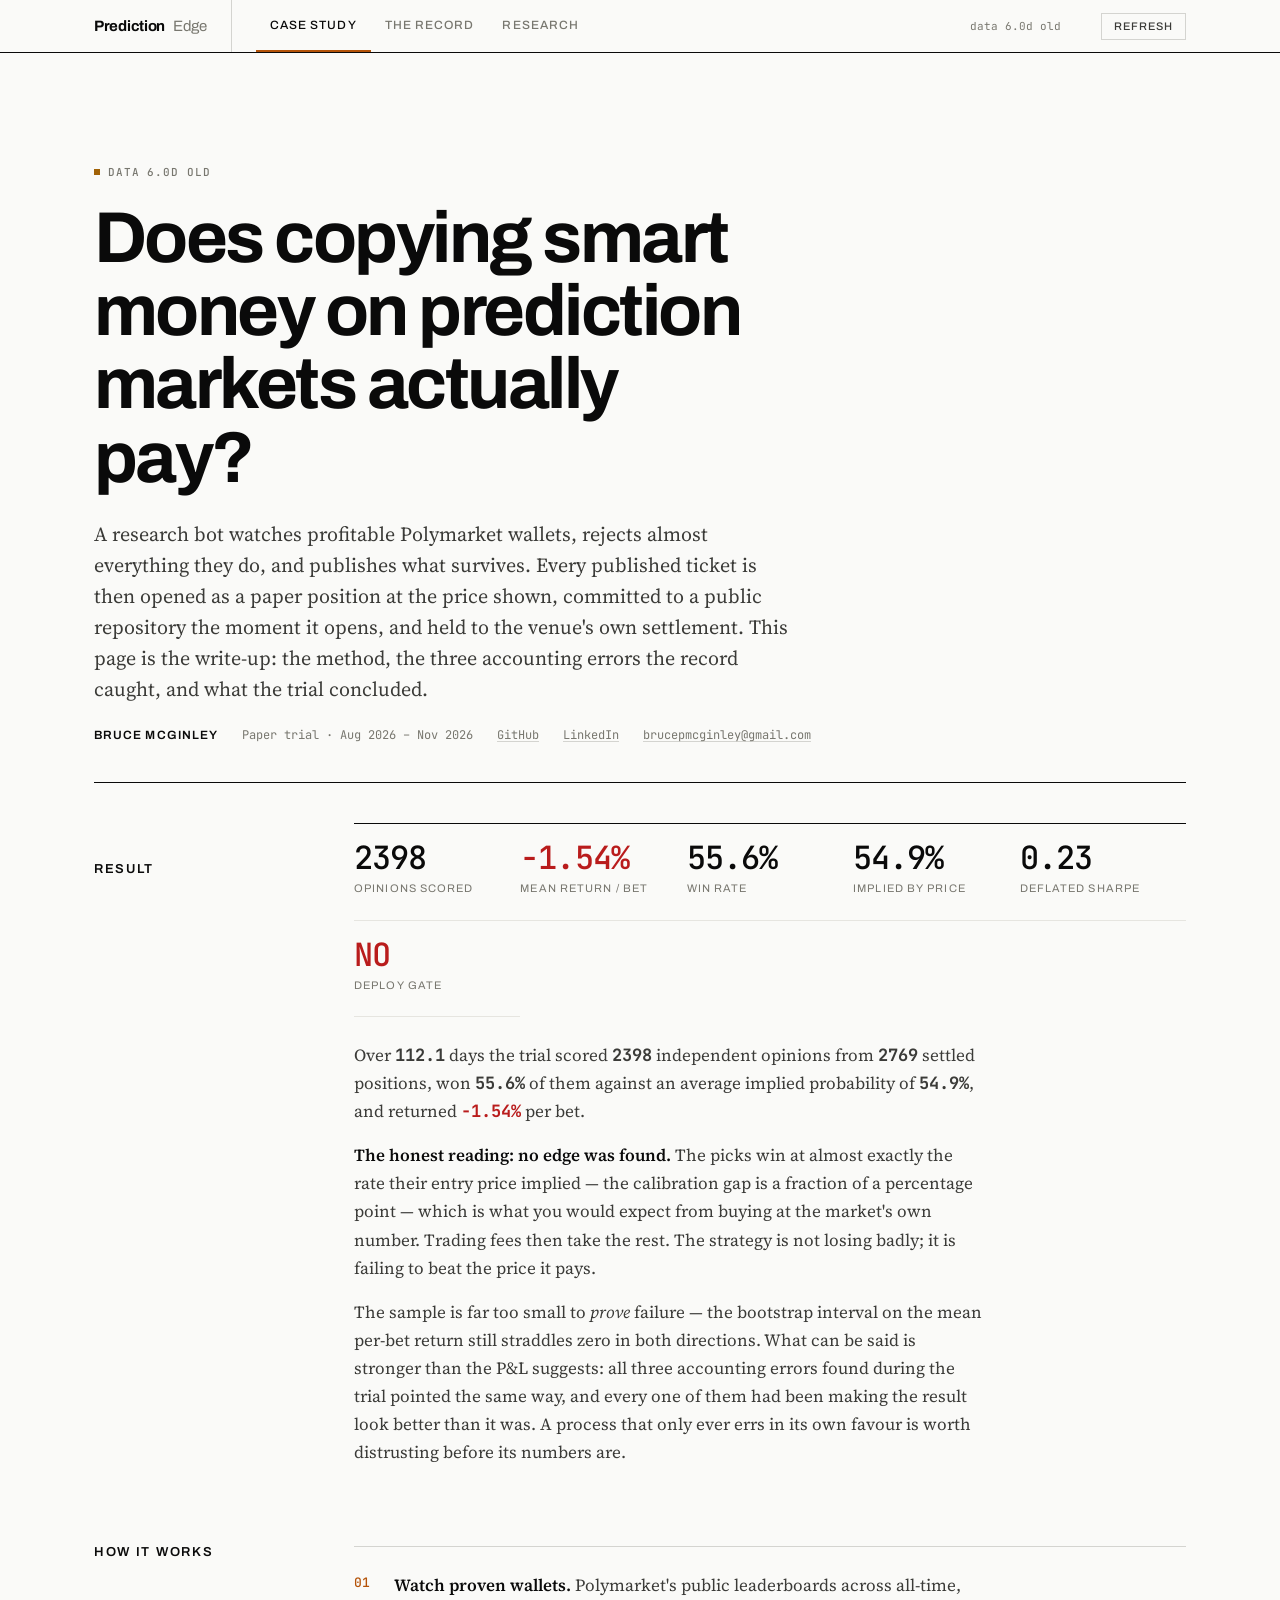
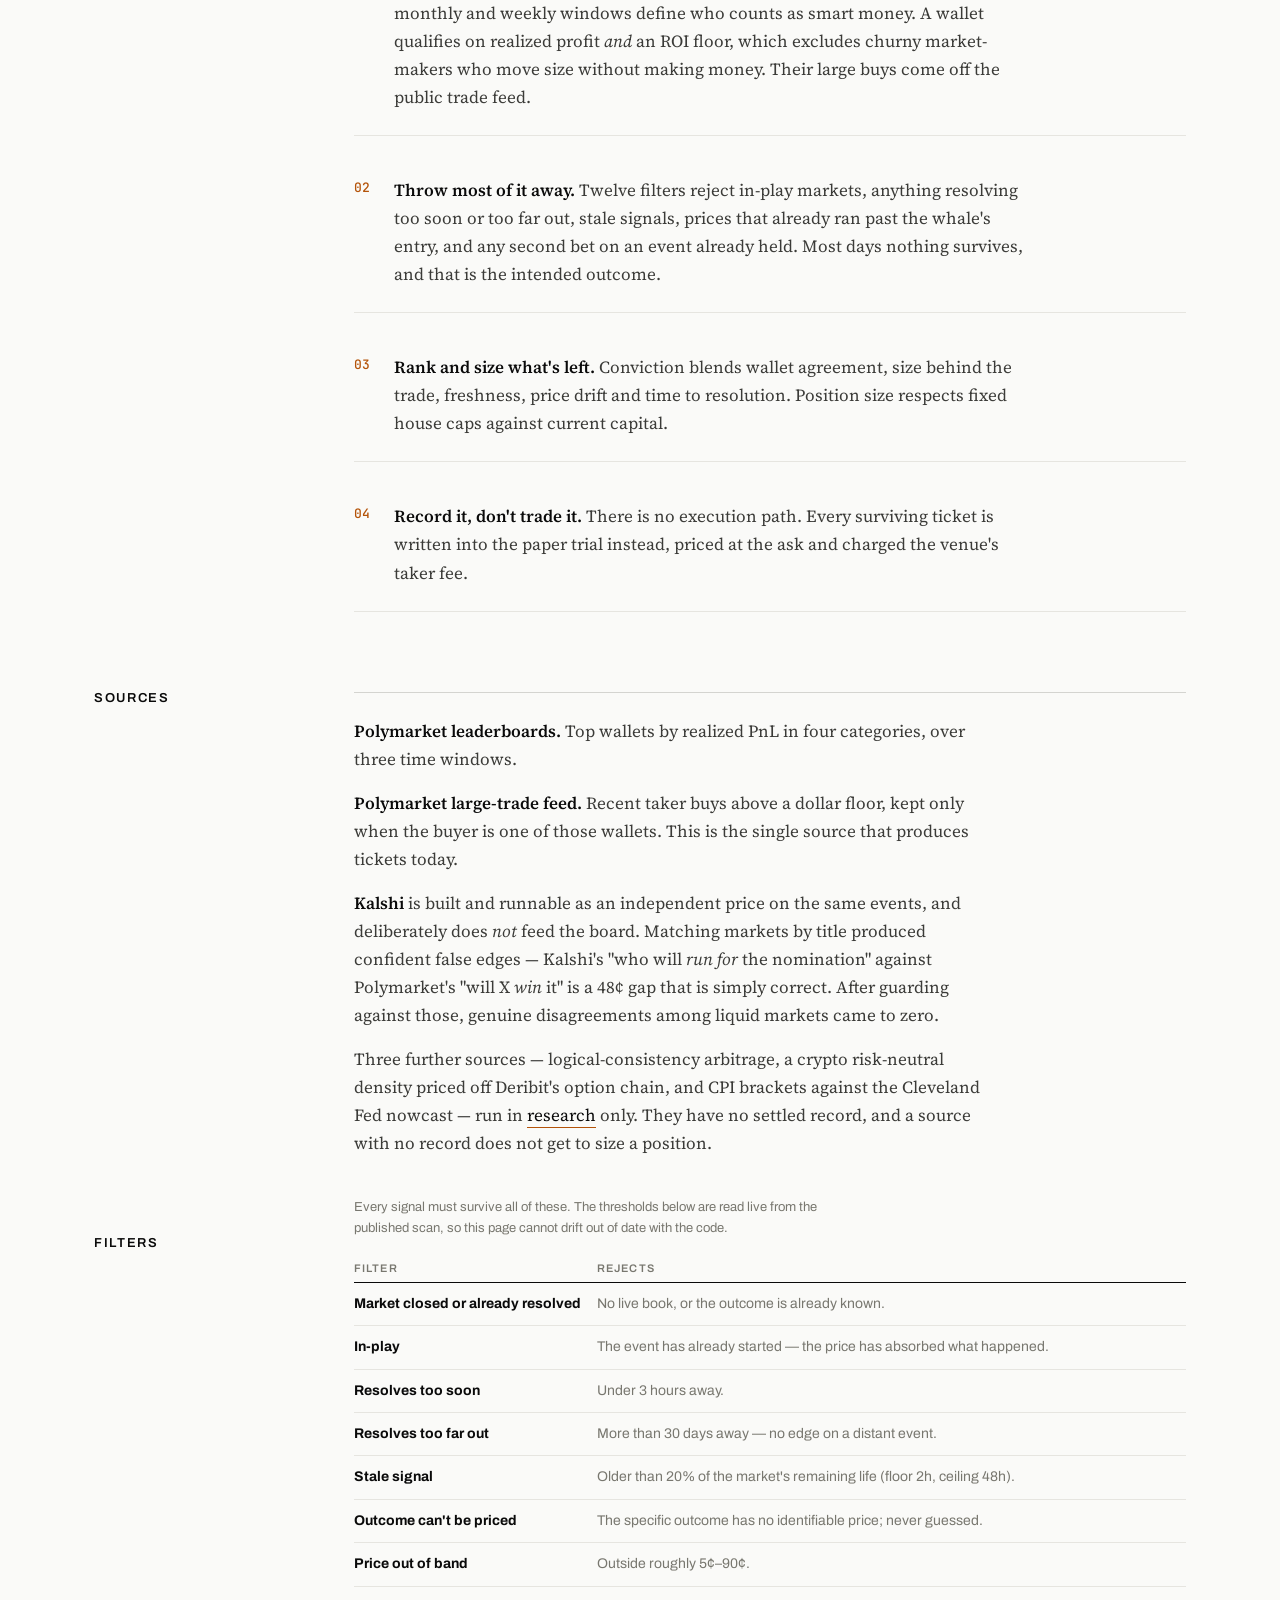
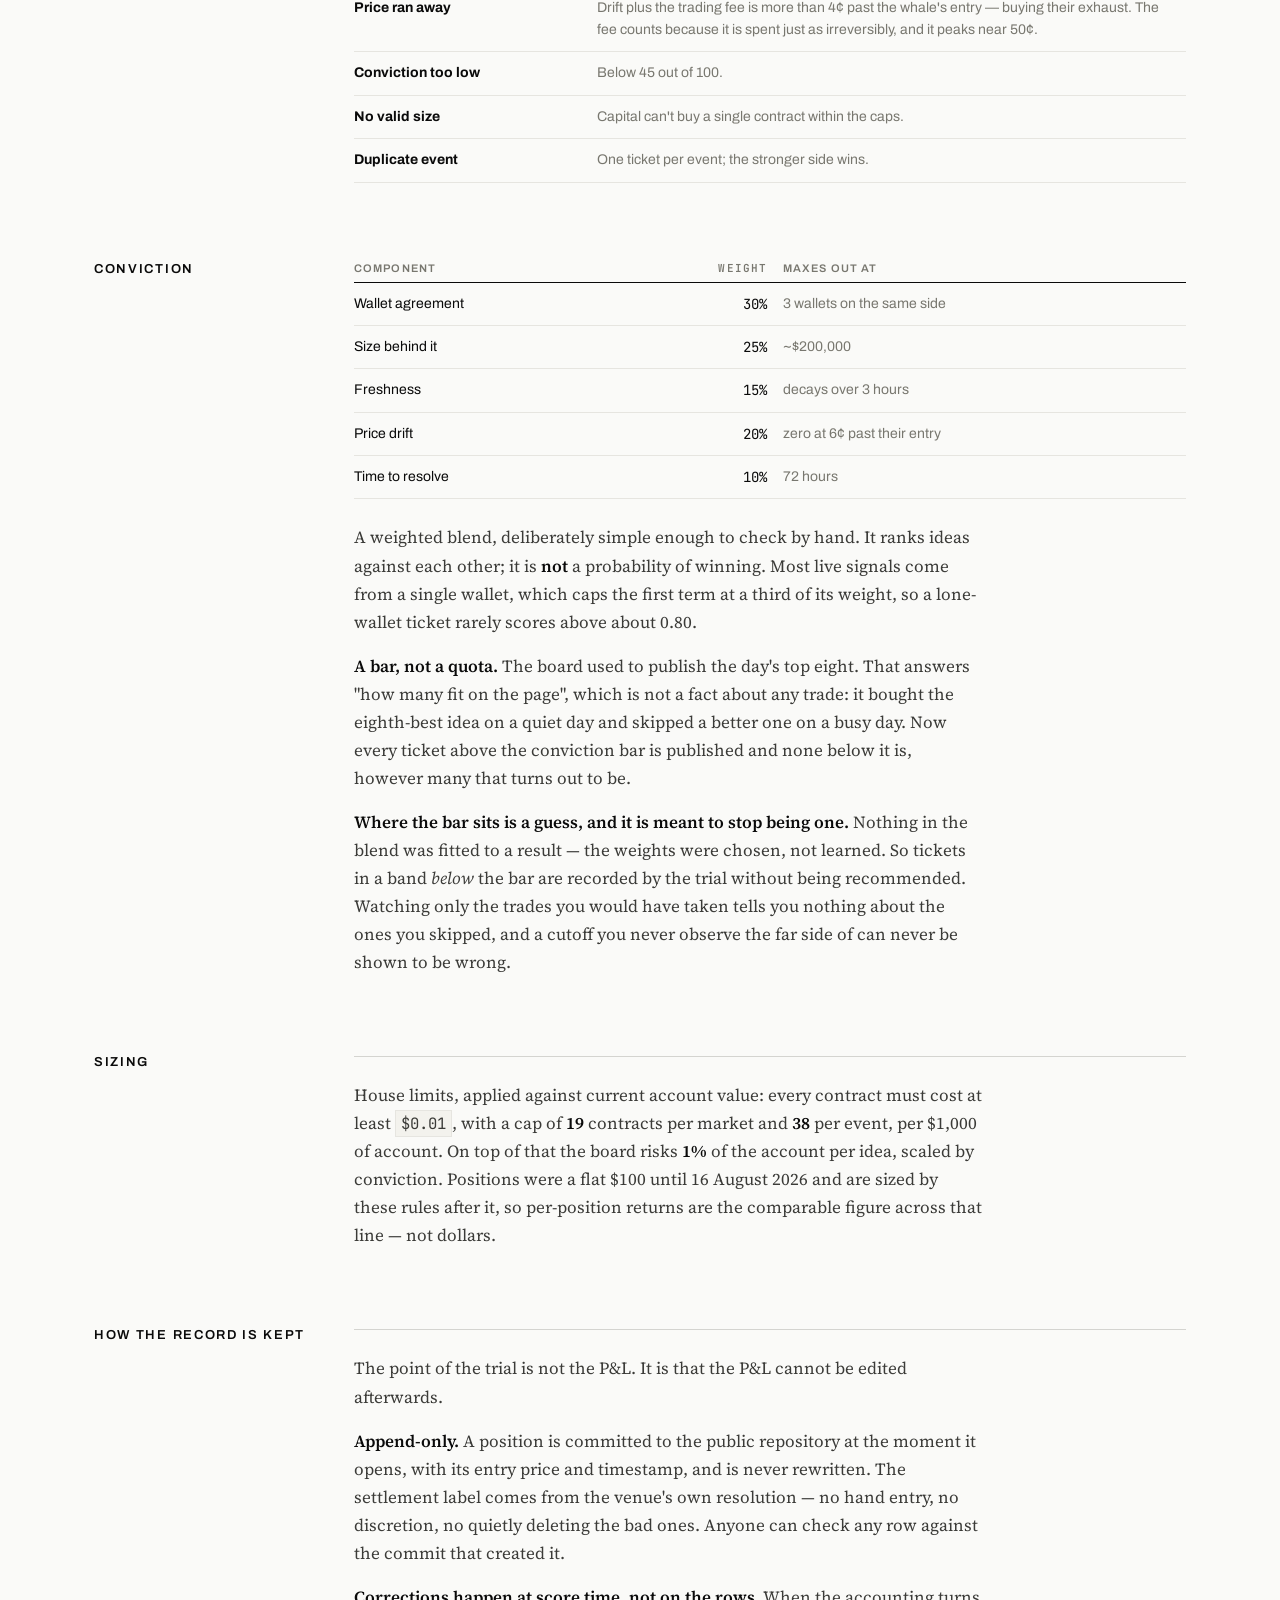
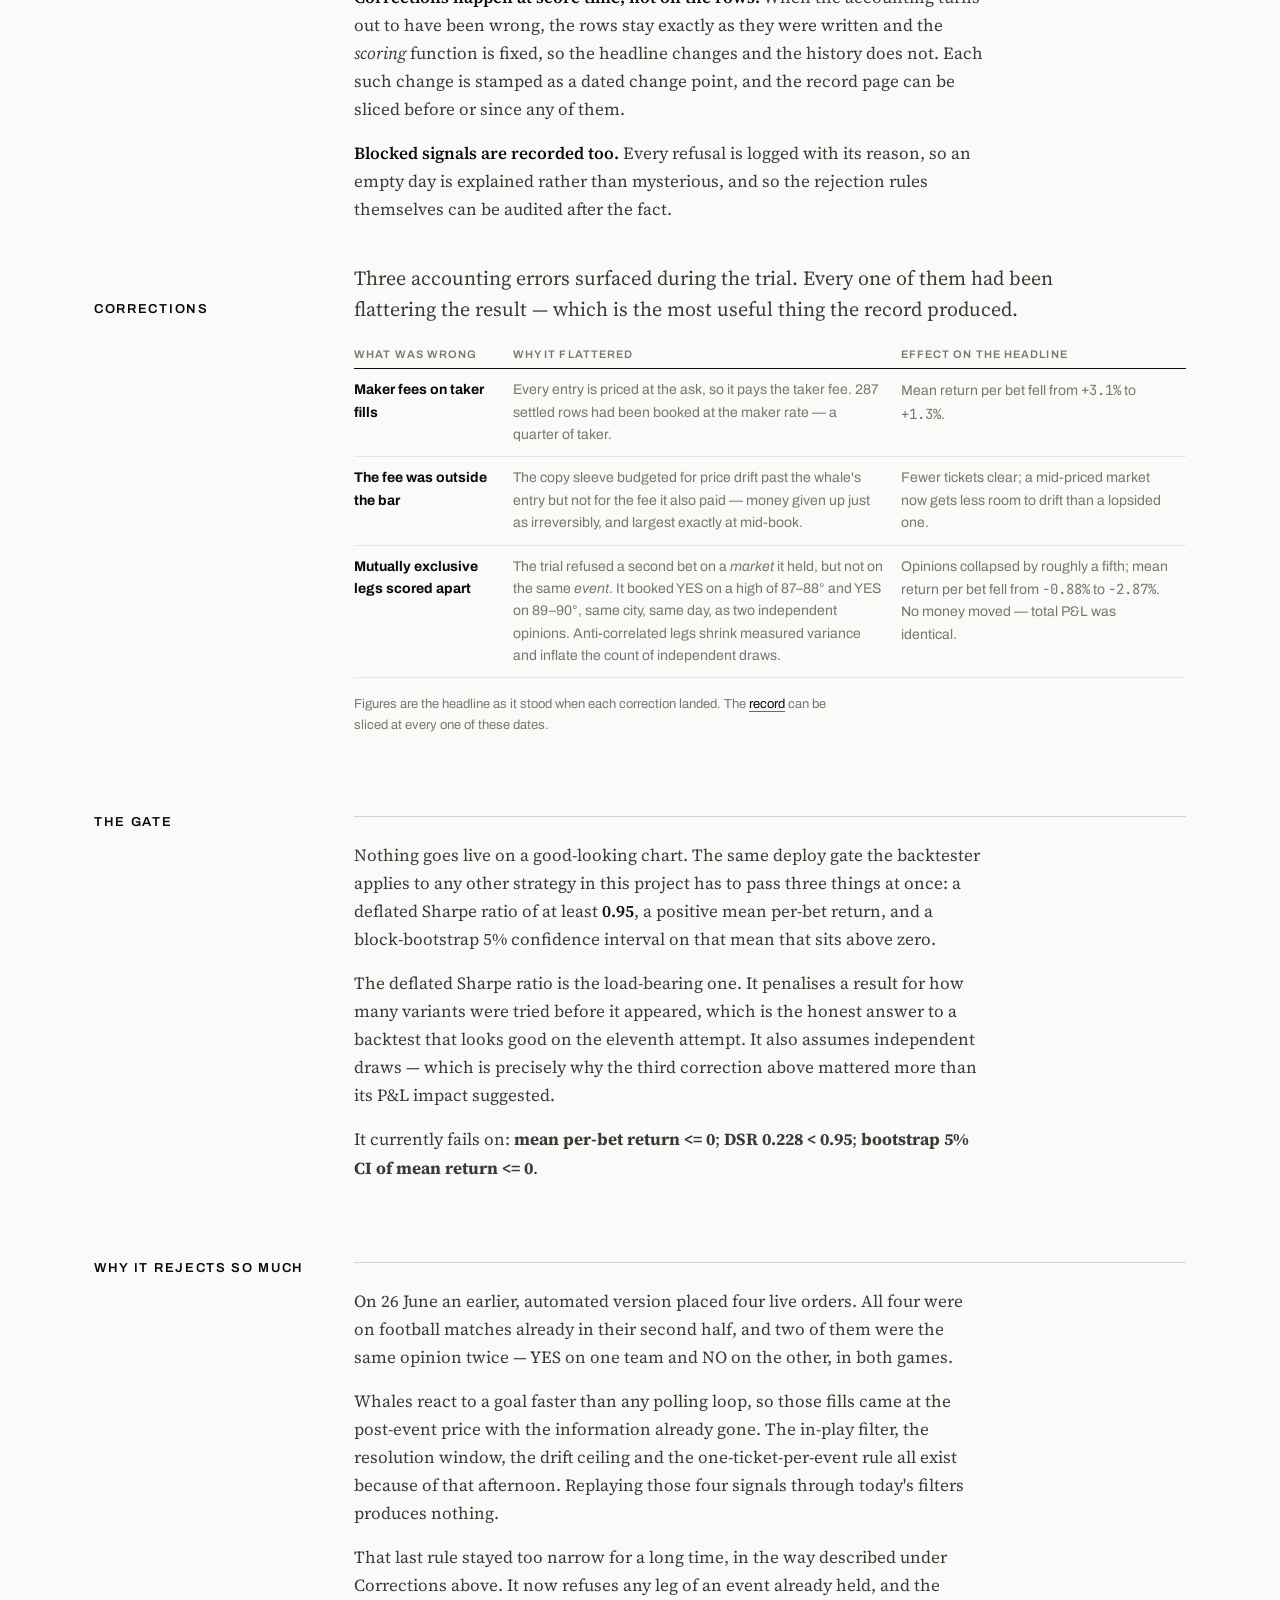
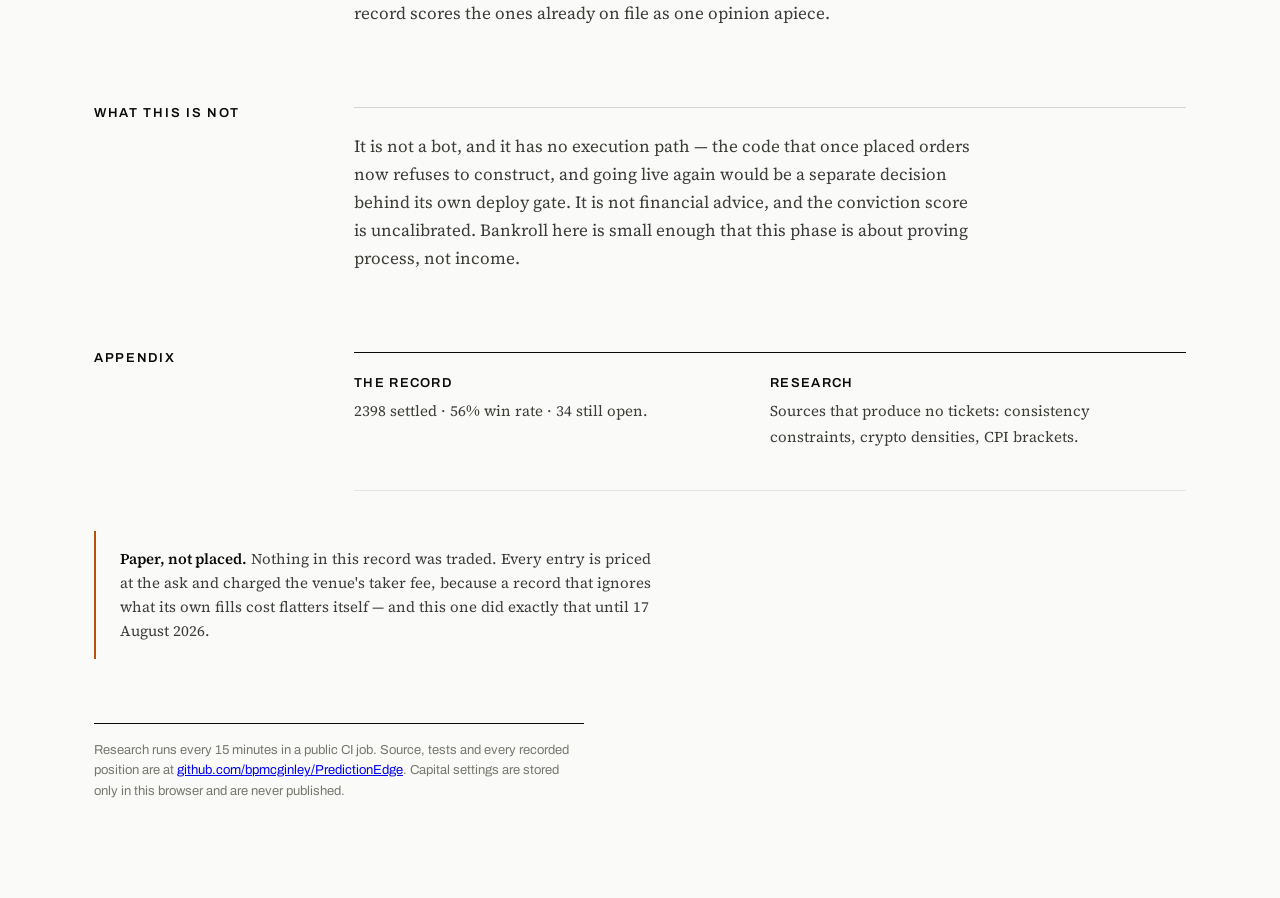
<file: docs/index.html>
<!doctype html>
<html lang="en">
<head>
<meta charset="utf-8" />
<meta name="viewport" content="width=device-width, initial-scale=1" />
<meta name="description" content="A public, append-only paper trial of a prediction-market copy-trading strategy: the method, the three accounting errors the record forced, and the result." />
<meta name="author" content="Bruce McGinley" />
<meta property="article:author" content="https://www.linkedin.com/in/bruce-mcginley-714456252/" />
<link rel="canonical" href="https://bpmcginley.github.io/PredictionEdge/" />
<meta property="og:site_name" content="PredictionEdge" />
<meta property="og:type" content="article" />
<meta property="og:url" content="https://bpmcginley.github.io/PredictionEdge/" />
<meta property="og:title" content="Does copying smart money on prediction markets actually pay?" />
<meta property="og:description" content="A public, append-only paper trial of a prediction-market copy-trading strategy: the method, the three accounting errors the record forced, and the result." />
<meta property="og:image" content="https://bpmcginley.github.io/PredictionEdge/card.png" />
<meta property="og:image:width" content="1200" />
<meta property="og:image:height" content="630" />
<meta property="og:image:alt" content="PredictionEdge — Does copying smart money on prediction markets actually pay? A public, append-only paper trial of a copy-trading strategy, by Bruce McGinley." />
<meta name="twitter:card" content="summary_large_image" />
<meta name="twitter:title" content="Does copying smart money on prediction markets actually pay?" />
<meta name="twitter:description" content="A public, append-only paper trial of a prediction-market copy-trading strategy: the method, the three accounting errors the record forced, and the result." />
<title>PredictionEdge — a paper trial of copy-trading prediction markets</title>
<link rel="stylesheet" href="assets/app.css" />
</head>
<body>
<a class="skip" href="#result">Skip to result</a>
<div class="wrap">

  <section class="hero">
    <div class="pill"><span class="dot" id="statusdot"></span><span id="statustext">loading…</span></div>
    <h1>Does copying smart money on prediction markets actually pay?</h1>
    <p class="lede">
      A research bot watches profitable Polymarket wallets, rejects almost everything they
      do, and publishes what survives. Every published ticket is then opened as a paper
      position at the price shown, committed to a public repository the moment it opens,
      and held to the venue's own settlement. This page is the write-up: the method, the
      three accounting errors the record caught, and what the trial concluded.
    </p>
    <div class="by">
      <b>Bruce McGinley</b>
      <span id="daterange">—</span>
      <!-- Short labels rather than URLs: the LinkedIn path carries a numeric suffix that
           would have to be either shown in full or trimmed into a link text that does not
           match where it goes. The repository URL is printed whole in the footer. -->
      <a href="https://github.com/bpmcginley/PredictionEdge">GitHub</a>
      <a href="https://www.linkedin.com/in/bruce-mcginley-714456252/">LinkedIn</a>
      <a href="mailto:brucepmcginley@gmail.com">brucepmcginley@gmail.com</a>
    </div>
  </section>

  <!-- ==================================================================== -->
  <section class="split" id="result">
    <h2>Result</h2>
    <div>
      <div class="stats" id="stats"></div>
      <div class="card prose" style="margin-top:var(--s4)">
        <p id="verdict" class="lede">—</p>
        <p><strong>The honest reading: no edge was found.</strong> The picks win at almost
          exactly the rate their entry price implied — the calibration gap is a fraction of
          a percentage point — which is what you would expect from buying at the market's
          own number. Trading fees then take the rest. The strategy is not losing badly; it
          is failing to beat the price it pays.</p>
        <p>The sample is far too small to <em>prove</em> failure — the bootstrap interval
          on the mean per-bet return still straddles zero in both directions. What can be
          said is stronger than the P&amp;L suggests: all three accounting errors found
          during the trial pointed the same way, and every one of them had been making the
          result look better than it was. A process that only ever errs in its own favour
          is worth distrusting before its numbers are.</p>
      </div>
    </div>
  </section>

  <!-- ==================================================================== -->
  <section class="split">
    <h2>How it works</h2>
    <div class="card prose" style="border-top:1px solid var(--rule);padding-top:0">
      <div class="step"><div class="n">01</div><div>
        <strong>Watch proven wallets.</strong> Polymarket's public leaderboards across
        all-time, monthly and weekly windows define who counts as smart money. A wallet
        qualifies on realized profit <em>and</em> an ROI floor, which excludes churny
        market-makers who move size without making money. Their large buys come off the
        public trade feed.
      </div></div>
      <div class="step"><div class="n">02</div><div>
        <strong>Throw most of it away.</strong> Twelve filters reject in-play markets,
        anything resolving too soon or too far out, stale signals, prices that already ran
        past the whale's entry, and any second bet on an event already held. Most days
        nothing survives, and that is the intended outcome.
      </div></div>
      <div class="step"><div class="n">03</div><div>
        <strong>Rank and size what's left.</strong> Conviction blends wallet agreement,
        size behind the trade, freshness, price drift and time to resolution. Position size
        respects fixed house caps against current capital.
      </div></div>
      <div class="step"><div class="n">04</div><div>
        <strong>Record it, don't trade it.</strong> There is no execution path. Every
        surviving ticket is written into the paper trial instead, priced at the ask and
        charged the venue's taker fee.
      </div></div>
    </div>
  </section>

  <!-- ==================================================================== -->
  <section class="split">
    <h2>Sources</h2>
    <div class="card prose" style="border-top:1px solid var(--rule);padding-top:var(--s4)">
      <p><strong>Polymarket leaderboards.</strong> Top wallets by realized PnL in four
        categories, over three time windows.</p>
      <p><strong>Polymarket large-trade feed.</strong> Recent taker buys above a dollar
        floor, kept only when the buyer is one of those wallets. This is the single source
        that produces tickets today.</p>
      <p><strong>Kalshi</strong> is built and runnable as an independent price on the same
        events, and deliberately does <em>not</em> feed the board. Matching markets by title
        produced confident false edges — Kalshi's "who will <em>run for</em> the nomination"
        against Polymarket's "will X <em>win</em> it" is a 48¢ gap that is simply correct.
        After guarding against those, genuine disagreements among liquid markets came to
        zero.</p>
      <p>Three further sources — logical-consistency arbitrage, a crypto risk-neutral
        density priced off Deribit's option chain, and CPI brackets against the Cleveland
        Fed nowcast — run in <a href="research.html">research</a> only. They have no settled
        record, and a source with no record does not get to size a position.</p>
    </div>
  </section>

  <!-- ==================================================================== -->
  <section class="split">
    <h2>Filters</h2>
    <div>
      <p class="muted" style="font-size:13px;max-width:var(--measure)">Every signal must
        survive all of these. The thresholds below are read live from the published scan,
        so this page cannot drift out of date with the code.</p>
      <div class="scroll" style="margin-top:var(--s4)"><table>
        <thead><tr><th>Filter</th><th>Rejects</th></tr></thead>
        <tbody id="filters"></tbody>
      </table></div>
    </div>
  </section>

  <!-- ==================================================================== -->
  <section class="split">
    <h2>Conviction</h2>
    <div>
      <div class="scroll"><table>
        <thead><tr><th>Component</th><th class="num">Weight</th><th>Maxes out at</th></tr></thead>
        <tbody>
          <tr><td>Wallet agreement</td><td class="num">30%</td><td class="muted">3 wallets on the same side</td></tr>
          <tr><td>Size behind it</td><td class="num">25%</td><td class="muted">~$200,000</td></tr>
          <tr><td>Freshness</td><td class="num">15%</td><td class="muted">decays over 3 hours</td></tr>
          <tr><td>Price drift</td><td class="num">20%</td><td class="muted">zero at 6¢ past their entry</td></tr>
          <tr><td>Time to resolve</td><td class="num">10%</td><td class="muted">72 hours</td></tr>
        </tbody>
      </table></div>
      <div class="card prose" style="margin-top:var(--s4)">
        <p>A weighted blend, deliberately simple enough to check by hand. It ranks ideas
          against each other; it is <strong>not</strong> a probability of winning. Most live
          signals come from a single wallet, which caps the first term at a third of its
          weight, so a lone-wallet ticket rarely scores above about 0.80.</p>
        <p><strong>A bar, not a quota.</strong> The board used to publish the day's top
          eight. That answers "how many fit on the page", which is not a fact about any
          trade: it bought the eighth-best idea on a quiet day and skipped a better one on a
          busy day. Now every ticket above the conviction bar is published and none below it
          is, however many that turns out to be.</p>
        <p><strong>Where the bar sits is a guess, and it is meant to stop being one.</strong>
          Nothing in the blend was fitted to a result — the weights were chosen, not learned.
          So tickets in a band <em>below</em> the bar are recorded by the trial without being
          recommended. Watching only the trades you would have taken tells you nothing about
          the ones you skipped, and a cutoff you never observe the far side of can never be
          shown to be wrong.</p>
      </div>
    </div>
  </section>

  <!-- ==================================================================== -->
  <section class="split">
    <h2>Sizing</h2>
    <div class="card prose" style="border-top:1px solid var(--rule);padding-top:var(--s4)">
      <p>House limits, applied against current account value: every contract must cost at
        least <code>$0.01</code>, with a cap of <strong id="perm">19</strong> contracts per
        market and <strong id="pere">38</strong> per event, per $1,000 of account. On top of
        that the board risks <strong id="ptf">1%</strong> of the account per idea, scaled by
        conviction. Positions were a flat $100 until 16 August 2026 and are sized by these
        rules after it, so per-position returns are the comparable figure across that line —
        not dollars.</p>
    </div>
  </section>

  <!-- ==================================================================== -->
  <section class="split">
    <h2>How the record is kept</h2>
    <div class="card prose" style="border-top:1px solid var(--rule);padding-top:var(--s4)">
      <p>The point of the trial is not the P&amp;L. It is that the P&amp;L cannot be
        edited afterwards.</p>
      <p><strong>Append-only.</strong> A position is committed to the public repository at
        the moment it opens, with its entry price and timestamp, and is never rewritten. The
        settlement label comes from the venue's own resolution — no hand entry, no
        discretion, no quietly deleting the bad ones. Anyone can check any row against the
        commit that created it.</p>
      <p><strong>Corrections happen at score time, not on the rows.</strong> When the
        accounting turns out to have been wrong, the rows stay exactly as they were written
        and the <em>scoring</em> function is fixed, so the headline changes and the history
        does not. Each such change is stamped as a dated change point, and the record page
        can be sliced before or since any of them.</p>
      <p><strong>Blocked signals are recorded too.</strong> Every refusal is logged with its
        reason, so an empty day is explained rather than mysterious, and so the rejection
        rules themselves can be audited after the fact.</p>
    </div>
  </section>

  <!-- ==================================================================== -->
  <section class="split">
    <h2>Corrections</h2>
    <div>
      <p class="lede">Three accounting errors surfaced during the trial. Every one of them
        had been flattering the result — which is the most useful thing the record
        produced.</p>
      <div class="scroll" style="margin-top:var(--s4)"><table>
        <thead><tr><th>What was wrong</th><th>Why it flattered</th><th>Effect on the headline</th></tr></thead>
        <tbody>
          <tr>
            <td><strong>Maker fees on taker fills</strong></td>
            <td class="muted">Every entry is priced at the ask, so it pays the taker fee. 287
              settled rows had been booked at the maker rate — a quarter of taker.</td>
            <td class="muted">Mean return per bet fell from <span class="num">+3.1%</span> to
              <span class="num">+1.3%</span>.</td>
          </tr>
          <tr>
            <td><strong>The fee was outside the bar</strong></td>
            <td class="muted">The copy sleeve budgeted for price drift past the whale's entry
              but not for the fee it also paid — money given up just as irreversibly, and
              largest exactly at mid-book.</td>
            <td class="muted">Fewer tickets clear; a mid-priced market now gets less room to
              drift than a lopsided one.</td>
          </tr>
          <tr>
            <td><strong>Mutually exclusive legs scored apart</strong></td>
            <td class="muted">The trial refused a second bet on a <em>market</em> it held, but
              not on the same <em>event</em>. It booked YES on a high of 87–88° and YES on
              89–90°, same city, same day, as two independent opinions. Anti-correlated legs
              shrink measured variance and inflate the count of independent draws.</td>
            <td class="muted">Opinions collapsed by roughly a fifth; mean return per bet fell
              from <span class="num">−0.88%</span> to <span class="num">−2.87%</span>. No
              money moved — total P&amp;L was identical.</td>
          </tr>
        </tbody>
      </table></div>
      <p class="muted" style="font-size:13px;margin-top:var(--s3);max-width:var(--measure)">
        Figures are the headline as it stood when each correction landed. The
        <a href="trial.html">record</a> can be sliced at every one of these dates.</p>
    </div>
  </section>

  <!-- ==================================================================== -->
  <section class="split">
    <h2>The gate</h2>
    <div class="card prose" style="border-top:1px solid var(--rule);padding-top:var(--s4)">
      <p>Nothing goes live on a good-looking chart. The same deploy gate the backtester
        applies to any other strategy in this project has to pass three things at once: a
        deflated Sharpe ratio of at least <strong>0.95</strong>, a positive mean per-bet
        return, and a block-bootstrap 5% confidence interval on that mean that sits above
        zero.</p>
      <p>The deflated Sharpe ratio is the load-bearing one. It penalises a result for how
        many variants were tried before it appeared, which is the honest answer to a
        backtest that looks good on the eleventh attempt. It also assumes independent
        draws — which is precisely why the third correction above mattered more than its
        P&amp;L impact suggested.</p>
      <p id="gatewhy" class="muted">—</p>
    </div>
  </section>

  <!-- ==================================================================== -->
  <section class="split">
    <h2>Why it rejects so much</h2>
    <div class="card prose" style="border-top:1px solid var(--rule);padding-top:var(--s4)">
      <p>On 26 June an earlier, automated version placed four live orders. All four were on
        football matches already in their second half, and two of them were the same opinion
        twice — YES on one team and NO on the other, in both games.</p>
      <p>Whales react to a goal faster than any polling loop, so those fills came at the
        post-event price with the information already gone. The in-play filter, the
        resolution window, the drift ceiling and the one-ticket-per-event rule all exist
        because of that afternoon. Replaying those four signals through today's filters
        produces nothing.</p>
      <p>That last rule stayed too narrow for a long time, in the way described under
        Corrections above. It now refuses any leg of an event already held, and the record
        scores the ones already on file as one opinion apiece.</p>
    </div>
  </section>

  <!-- ==================================================================== -->
  <section class="split">
    <h2>What this is not</h2>
    <div class="card prose" style="border-top:1px solid var(--rule);padding-top:var(--s4)">
      <p>It is not a bot, and it has no execution path — the code that once placed orders
        now refuses to construct, and going live again would be a separate decision behind
        its own deploy gate. It is not financial advice, and the conviction score is
        uncalibrated. Bankroll here is small enough that this phase is about proving
        process, not income.</p>
    </div>
  </section>

  <!-- ==================================================================== -->
  <section class="split">
    <h2>Appendix</h2>
    <div class="cards">
      <a class="tile" href="trial.html">
        <div class="th">The record</div>
        <span id="tile-trial-d">Every position, settled and open, with the window slicer and
          the change points.</span>
      </a>
      <a class="tile" href="research.html">
        <div class="th">Research</div>
        <span>Sources that produce no tickets: consistency constraints, crypto densities,
          CPI brackets.</span>
      </a>
    </div>
  </section>

  <div class="banner">
    <b>Paper, not placed.</b> Nothing in this record was traded. Every entry is priced at
    the ask and charged the venue's taker fee, because a record that ignores what its own
    fills cost flatters itself — and this one did exactly that until 17 August 2026.
  </div>

  <footer>
    Research runs every 15 minutes in a public CI job. Source, tests and every recorded
    position are at <a href="https://github.com/bpmcginley/PredictionEdge">github.com/bpmcginley/PredictionEdge</a>.
    Capital settings are stored only in this browser and are never published.
  </footer>
</div>

<script src="assets/app.js"></script>
<script>
mountNav('index.html');

const pct = (v,d=2) => v==null ? '—' : (v*100).toFixed(d)+'%';

/* board.json: the filter table and the sizing caps, so the prose above cannot claim a
   threshold the code no longer uses. */
function render(){
  stampUpdated();
  const f = DATA.filters||{}, o = DATA.sizing||DATA.omen||{};
  const n = (v,d)=> v==null? d : v;
  const rows = [
    ['Market closed or already resolved','No live book, or the outcome is already known.'],
    ['In-play','The event has already started — the price has absorbed what happened.'],
    ['Resolves too soon',`Under ${n(f.min_hours,24)} hours away.`],
    ['Resolves too far out',`More than ${n(f.max_days,30)} days away — no edge on a distant event.`],
    ['Stale signal','Older than 20% of the market\'s remaining life (floor 2h, ceiling 48h).'],
    ['Outcome can\'t be priced','The specific outcome has no identifiable price; never guessed.'],
    ['Price out of band','Outside roughly 5¢–90¢.'],
    ['Price ran away',`Drift plus the trading fee is more than ${Math.round(n(f.max_drift_c,4))}¢ past the whale's entry — buying their exhaust. The fee counts because it is spent just as irreversibly, and it peaks near 50¢.`],
    ['Conviction too low',`Below ${(n(f.min_conviction,0.35)*100).toFixed(0)} out of 100.`],
    ['No valid size','Capital can\'t buy a single contract within the caps.'],
    ['Duplicate event','One ticket per event; the stronger side wins.'],
  ];
  $('filters').innerHTML = rows.map(([a,b])=>
    `<tr><td style="white-space:nowrap"><strong>${esc(a)}</strong></td><td class="muted">${esc(b)}</td></tr>`).join('');

  if(o.contracts_per_market_per_1k) $('perm').textContent = o.contracts_per_market_per_1k;
  if(o.contracts_per_event_per_1k)  $('pere').textContent = o.contracts_per_event_per_1k;
  if(o.per_trade_fraction) $('ptf').textContent = (o.per_trade_fraction*100).toFixed(0)+'%';

  /* The scan still runs whether or not anything clears, and an empty result is the
     normal case rather than a fault - so the status line reports the count instead of
     asserting liveness in the abstract. */
  const {live} = splitTickets();
  const age = dataAgeMin(), dot = $('statusdot'), txt = $('statustext');
  if (age == null){ dot.className='dot bad'; txt.textContent='no data'; }
  else if (age > 90){ dot.className='dot warn'; txt.textContent='data '+fmtDur(age/60)+' old'; }
  else { dot.className='dot'; txt.textContent = live.length
    ? `live · ${live.length} candidate${live.length!==1?'s':''} in the latest scan`
    : 'live · nothing cleared the latest scan'; }
}
function onLoadError(){ $('statusdot').className='dot bad'; $('statustext').textContent='board.json unavailable'; }

/* trial.json holds the result. It is a separate file from board.json on purpose: a board
   refresh must never be able to rewrite a recorded position. Failing quietly is right -
   a missing trial must not blank the write-up. */
function stat(v,l,cls){ return `<div class="stat"><b class="${cls||''}">${v}</b><span>${l}</span></div>`; }

fetch('trial.json?t='+Date.now()).then(r=>r.ok?r.json():null).then(t=>{
  if(!t) return;
  const s = t.stats||{};
  const gap = s.calibration_gap;
  const ci = s.bootstrap_ci||[];

  $('stats').innerHTML =
    stat(s.opinions ?? s.n ?? '—','opinions scored')+
    stat(pct(s.mean_return), 'mean return / bet', (s.mean_return>=0?'pos':'neg'))+
    stat(pct(s.win_rate,1),'win rate')+
    stat(pct(s.avg_predicted,1),'implied by price')+
    stat((s.dsr==null?'—':s.dsr.toFixed(2)),'deflated sharpe')+
    stat(s.deploy?'PASS':'NO','deploy gate', s.deploy?'pos':'neg');

  $('verdict').innerHTML =
    `Over <b class="mono">${(s.trial_days??0).toFixed(1)}</b> days the trial scored `+
    `<b class="mono">${s.opinions ?? s.n}</b> independent opinions from `+
    `<b class="mono">${s.settled_rows ?? '—'}</b> settled positions, `+
    `won <b class="mono">${pct(s.win_rate,1)}</b> of them against an average implied `+
    `probability of <b class="mono">${pct(s.avg_predicted,1)}</b>, and returned `+
    `<b class="mono ${s.mean_return>=0?'pos':'neg'}">${pct(s.mean_return)}</b> per bet.`;

  if (Array.isArray(s.reasons) && s.reasons.length)
    $('gatewhy').innerHTML = 'It currently fails on: ' +
      s.reasons.map(r=>`<b>${esc(r)}</b>`).join('; ') + '.';
  else if (s.deploy) $('gatewhy').textContent = 'It currently passes.';

  /* The date range comes from the rows, not from `generated`: a byline that says when
     the file was written is not the same claim as when the trial ran. */
  const opened = (t.settled||[]).concat(t.open||[])
    .map(r=>r.opened_at).filter(v=>typeof v === 'number');
  if (opened.length){
    const fmt = ts => new Date(ts*1000)
      .toLocaleDateString('en-GB',{month:'short',year:'numeric'});
    const a = fmt(Math.min(...opened)), b = fmt(Math.max(...opened));
    $('daterange').textContent = 'Paper trial · ' + (a===b ? a : a+' – '+b);
  }

  const n = s.n||0, o = (s.open_positions ?? (t.open||[]).length);
  if (n) $('tile-trial-d').textContent =
    `${n} settled · ${pct(s.win_rate,0)} win rate · ${o} still open.`;
}).catch(()=>{});

load();
</script>
</body>
</html>
</file>
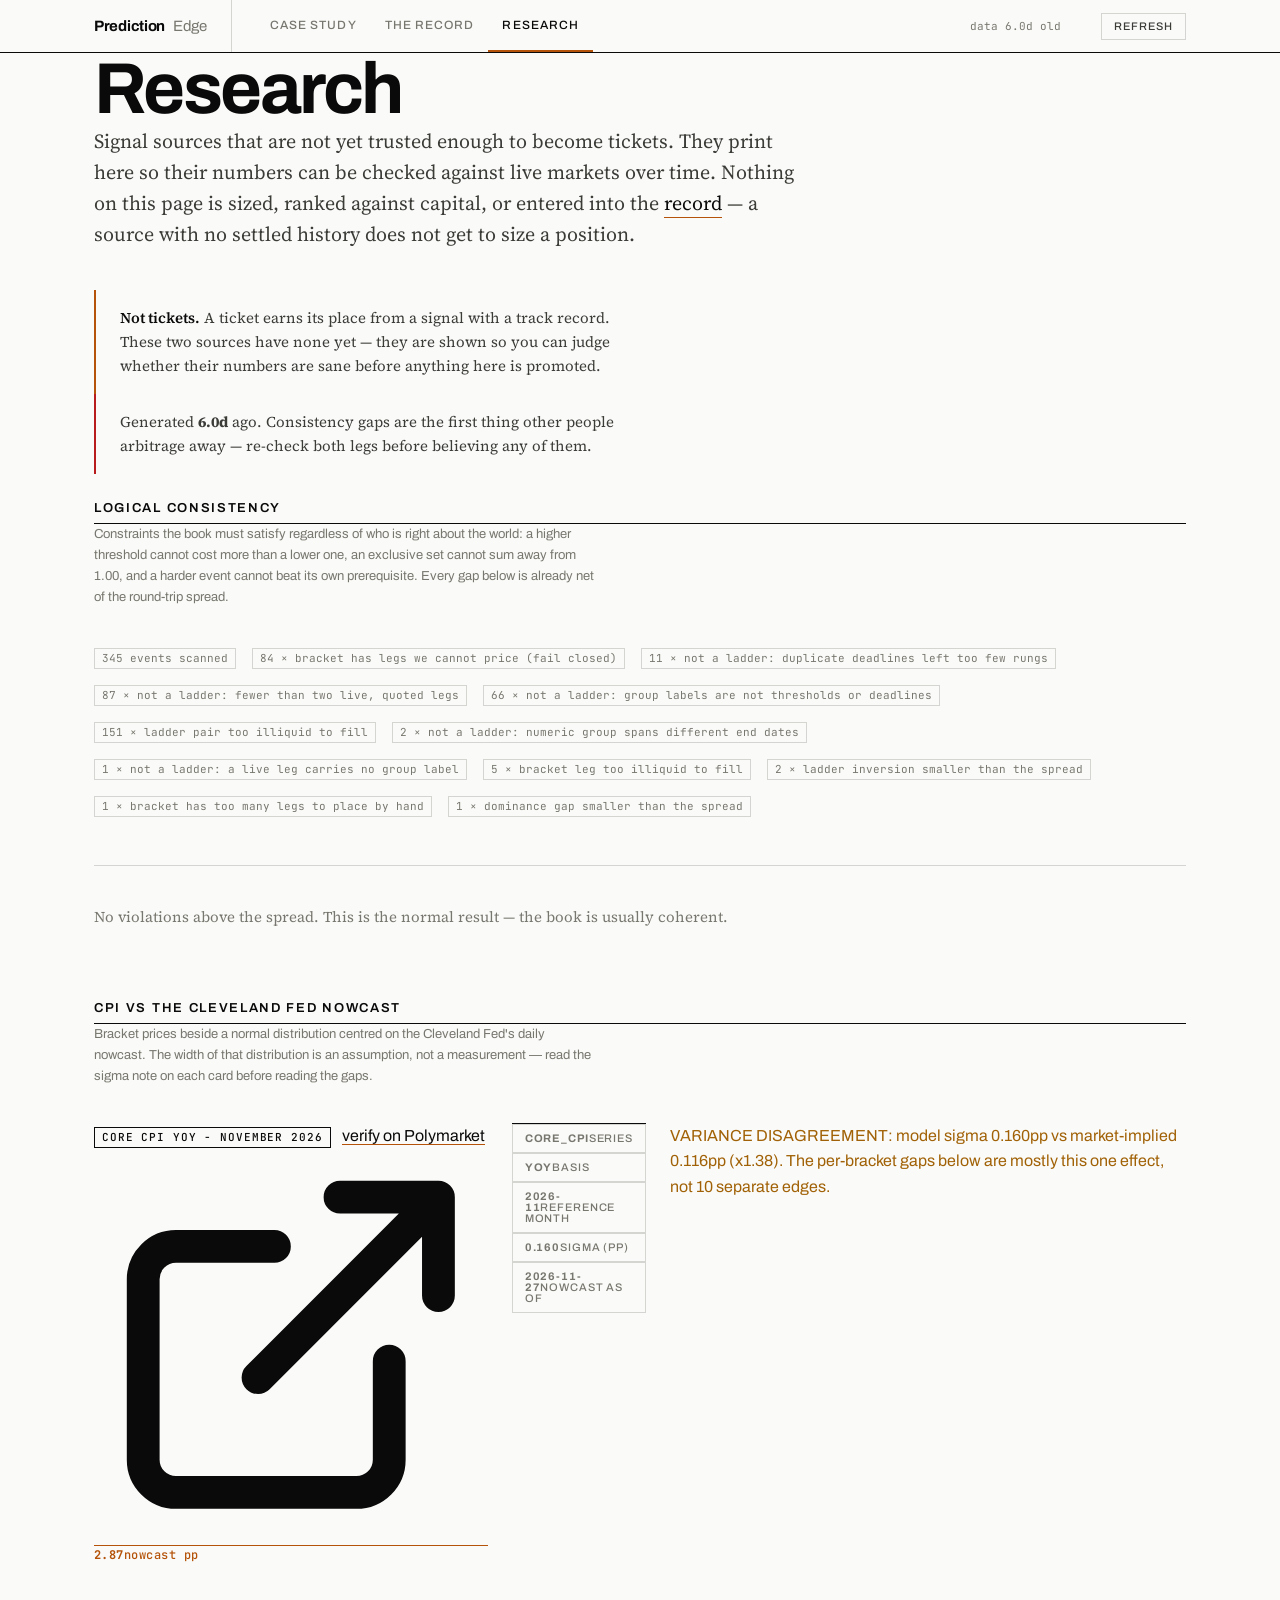
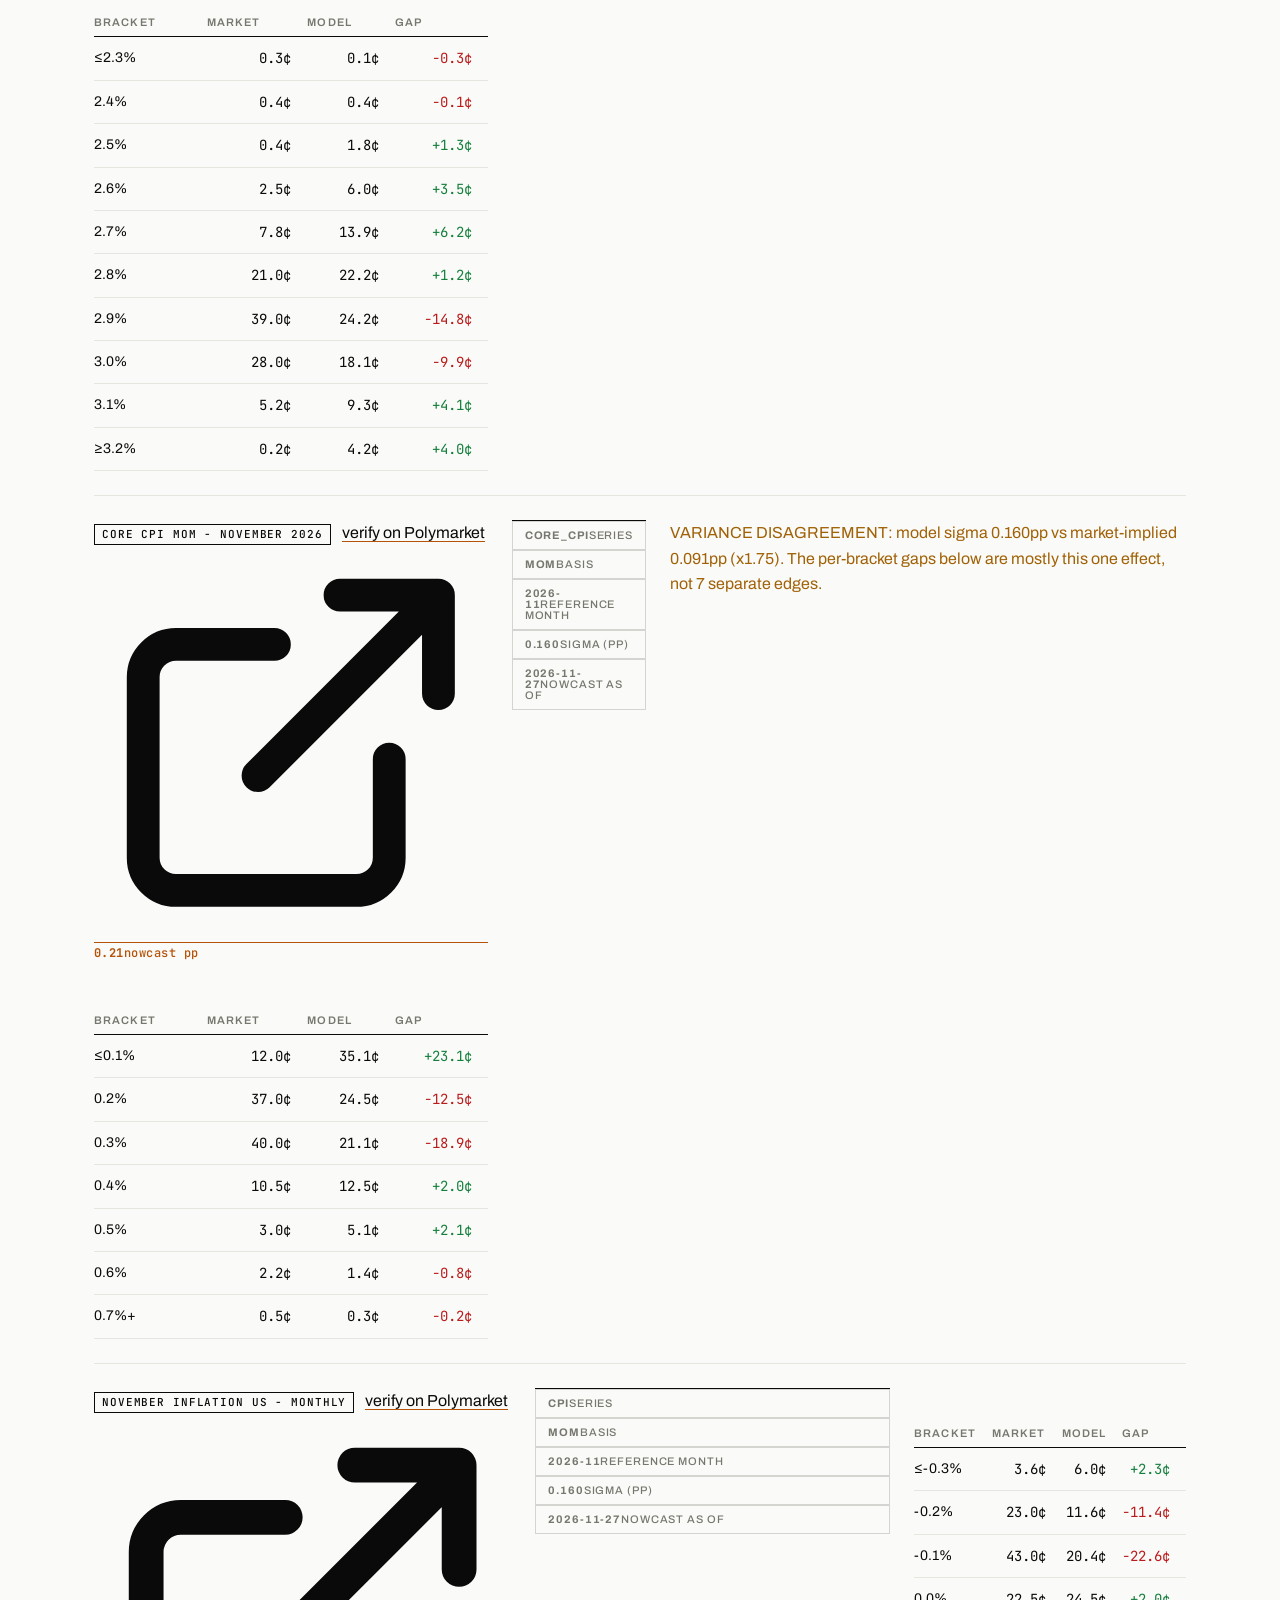
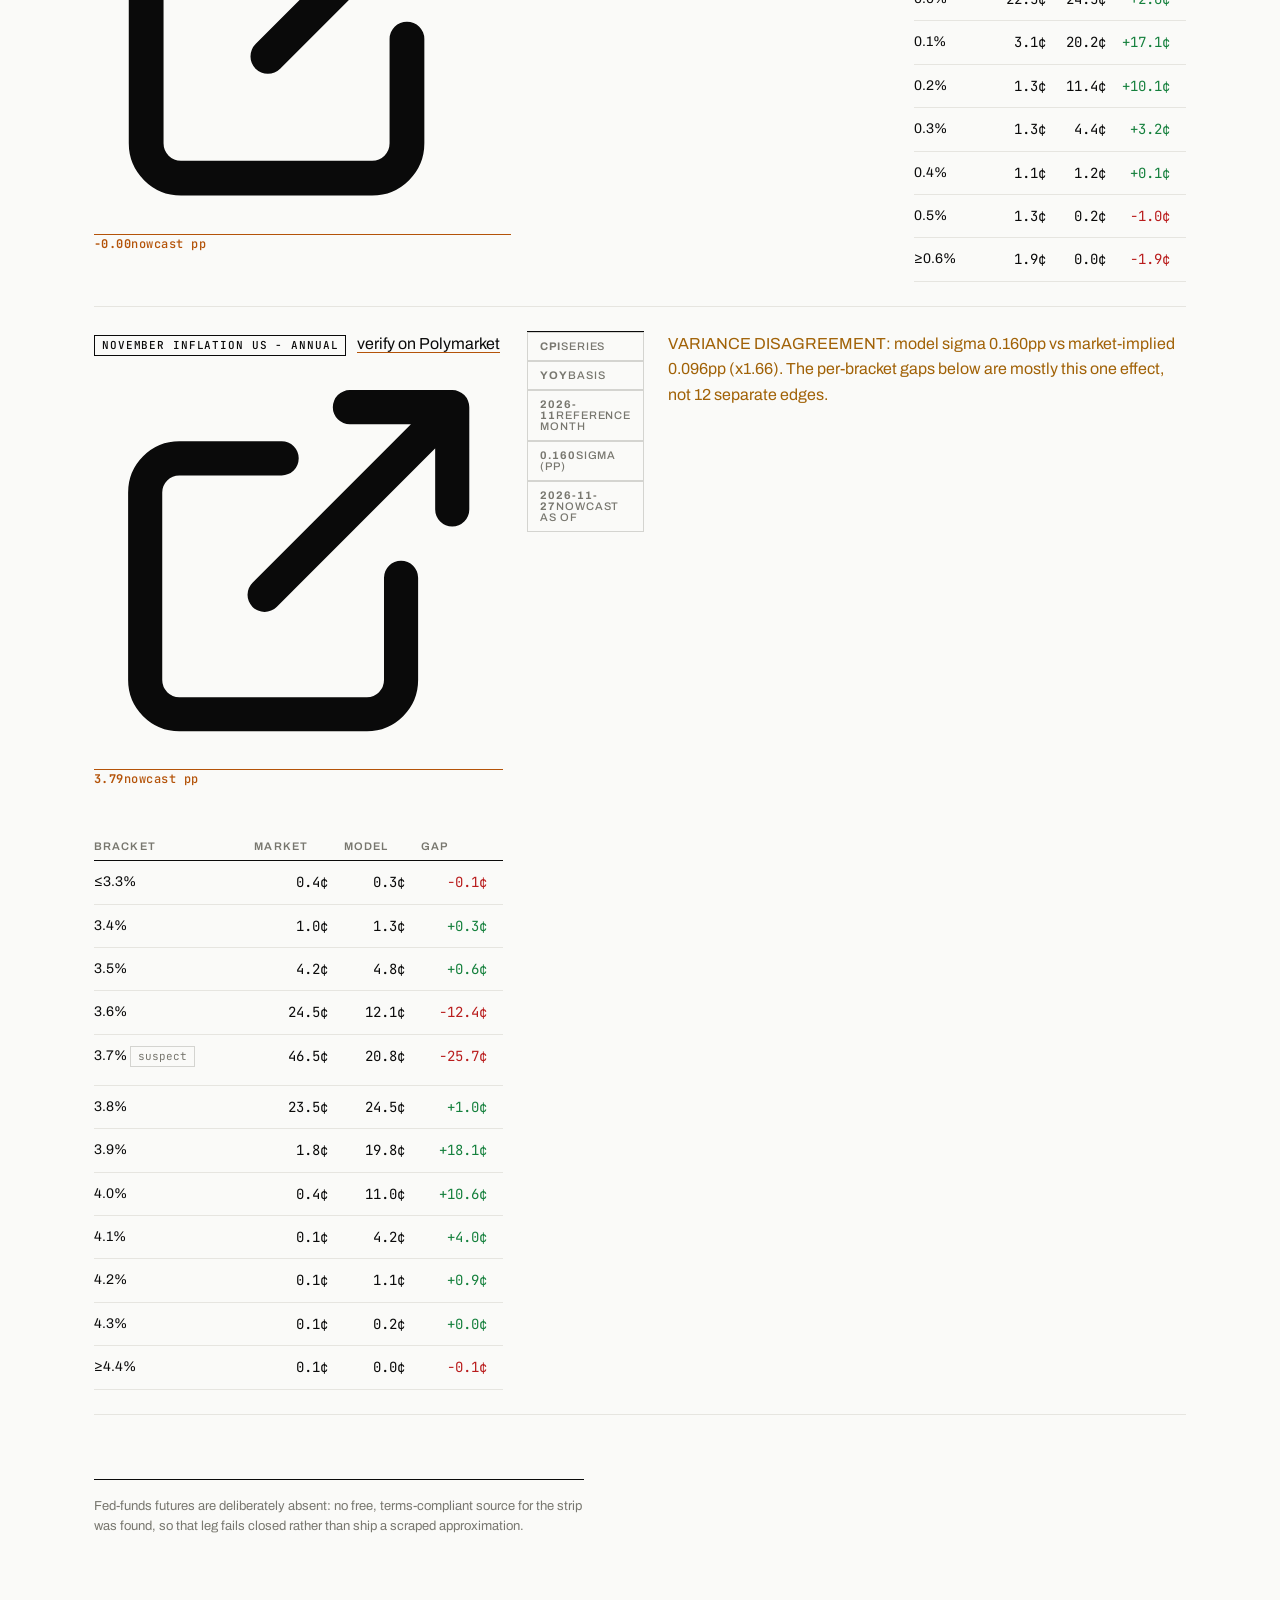
<file: docs/research.html>
<!doctype html>
<html lang="en">
<head>
<meta charset="utf-8" />
<meta name="viewport" content="width=device-width, initial-scale=1" />
<meta name="description" content="Logical-consistency constraints, crypto risk-neutral densities from Deribit, and CPI brackets against the Cleveland Fed nowcast. These produce no tickets." />
<meta name="author" content="Bruce McGinley" />
<link rel="canonical" href="https://bpmcginley.github.io/PredictionEdge/research.html" />
<meta property="og:site_name" content="PredictionEdge" />
<meta property="og:type" content="website" />
<meta property="og:url" content="https://bpmcginley.github.io/PredictionEdge/research.html" />
<meta property="og:title" content="Research — sources with no track record yet" />
<meta property="og:description" content="Logical-consistency constraints, crypto risk-neutral densities from Deribit, and CPI brackets against the Cleveland Fed nowcast. These produce no tickets." />
<meta property="og:image" content="https://bpmcginley.github.io/PredictionEdge/card.png" />
<meta property="og:image:width" content="1200" />
<meta property="og:image:height" content="630" />
<meta property="og:image:alt" content="PredictionEdge — Does copying smart money on prediction markets actually pay? A public, append-only paper trial of a copy-trading strategy, by Bruce McGinley." />
<meta name="twitter:card" content="summary_large_image" />
<meta name="twitter:title" content="Research — sources with no track record yet" />
<meta name="twitter:description" content="Logical-consistency constraints, crypto risk-neutral densities from Deribit, and CPI brackets against the Cleveland Fed nowcast. These produce no tickets." />
<title>PredictionEdge — research</title>
<link rel="stylesheet" href="assets/app.css" />
</head>
<body>
<div class="wrap">
  <h1>Research</h1>
  <p class="lede">Signal sources that are not yet trusted enough to become tickets. They
    print here so their numbers can be checked against live markets over time. Nothing on
    this page is sized, ranked against capital, or entered into the
    <a href="trial.html">record</a> — a source with no settled history does not get to
    size a position.</p>

  <div class="banner">
    <b>Not tickets.</b> A ticket earns its place from a signal with a track record. These
    two sources have none yet — they are shown so you can judge whether their numbers are
    sane before anything here is promoted.
  </div>

  <div class="alert" id="stale"></div>

  <h2 style="margin-top:28px">Logical consistency</h2>
  <p class="muted" style="font-size:13px;max-width:72ch;margin-bottom:12px">
    Constraints the book must satisfy regardless of who is right about the world:
    a higher threshold cannot cost more than a lower one, an exclusive set cannot sum
    away from 1.00, and a harder event cannot beat its own prerequisite. Every gap below
    is already net of the round-trip spread.</p>
  <div class="filters" id="c-chips"></div>
  <div id="consistency"></div>

  <h2 style="margin-top:34px">CPI vs the Cleveland Fed nowcast</h2>
  <p class="muted" style="font-size:13px;max-width:72ch;margin-bottom:12px">
    Bracket prices beside a normal distribution centred on the Cleveland Fed's daily
    nowcast. The width of that distribution is an assumption, not a measurement — read
    the sigma note on each card before reading the gaps.</p>
  <div id="macro"></div>

  <footer>
    Fed-funds futures are deliberately absent: no free, terms-compliant source for the
    strip was found, so that leg fails closed rather than ship a scraped approximation.
  </footer>
</div>

<script src="assets/app.js"></script>
<script>
mountNav('research.html');

/* A failed scan must never render as a clean book — that is the market_meta lesson,
   restated in the UI layer. Absent data says "unknown", not "nothing found". */
function unknown(msg){
  return `<div class="card"><div class="warn">${esc(msg)}</div></div>`;
}

/* Polymarket quotes below a cent, and a bracket sum can hinge on those legs. Two
   decimals renders a real 0.004 ask as "0.00", which reads as free money and
   contradicts the BUY action printed directly above it. */
const px = v => {
  const n = Number(v);
  return Math.abs(n * 100 - Math.round(n * 100)) > 1e-9 ? n.toFixed(3) : n.toFixed(2);
};

function render(){
  stampUpdated();

  const age = dataAgeMin(), s = $('stale');
  if(age != null && age > 90){
    s.style.display='block';
    s.innerHTML = `Generated <b>${fmtDur(age/60)}</b> ago. Consistency gaps are the first
      thing other people arbitrage away — re-check both legs before believing any of them.`;
  } else s.style.display='none';

  renderConsistency(DATA.consistency);
  renderMacro(DATA.macro);
}

function renderConsistency(c){
  c = c || {};
  const chips = [];
  if(c.events_scanned) chips.push(`<span class="chip">${c.events_scanned} events scanned</span>`);
  Object.entries(c.rejected||{}).forEach(([k,v])=>chips.push(`<span class="chip">${v} × ${esc(k)}</span>`));
  (c.notes||[]).forEach(n=>chips.unshift(`<span class="chip">${esc(n)}</span>`));
  $('c-chips').innerHTML = chips.join('');

  if(c.ok === false){ $('consistency').innerHTML = unknown(
    'Scan failed — this is not a clean book, it is an unknown one. ' + ((c.notes||[])[0]||'')); return; }
  if(c.enabled === false){ $('consistency').innerHTML =
    '<div class="card empty">Scanner disabled.</div>'; return; }

  const v = c.violations||[];
  $('consistency').innerHTML = v.length
    ? v.map(violation).join('')
    : `<div class="card empty">No violations above the spread. This is the normal result —
        the book is usually coherent.</div>`;
}

function violation(v){
  return `<article class="ticket">
    <div class="thead">
      <div class="rank">${esc(v.family)}</div>
      <div style="flex:1">
        <div class="side">${esc(v.constraint)}</div>
        ${v.url?`<a class="mkt" href="${esc(v.url)}" target="_blank" rel="noopener">verify on Polymarket ${ICON.ext}</a>`:''}
      </div>
      <div class="conv"><b>${Number(v.edge_c).toFixed(1)}¢</b><span>net of spread</span></div>
    </div>
    <ul class="why">${(v.actions||[]).map(a=>`<li>${esc(a)}</li>`).join('')}</ul>
    <div class="scroll"><table>
      <thead><tr><th>Leg</th><th>Bid</th><th>Ask</th><th>Liquidity</th><th>Resolves</th></tr></thead>
      <tbody>${(v.legs||[]).map(l=>`<tr>
        <td>${esc(l.question||l.name)}</td>
        <td class="num">${px(l.bid)}</td>
        <td class="num">${px(l.ask)}</td>
        <td class="num">${money(l.liquidity)}</td>
        <td class="num">${esc((l.end_iso||'').slice(0,10))}</td></tr>`).join('')}</tbody>
    </table></div>
    ${(v.warnings||[]).length?`<div class="warn">${v.warnings.map(esc).join(' · ')}</div>`:''}
  </article>`;
}

function renderMacro(m){
  m = m || {};
  if(m.ok === false){ $('macro').innerHTML = unknown(
    'Macro fair value failed — unknown, not clean. ' + ((m.notes||[])[0]||'')); return; }
  if(m.enabled === false){ $('macro').innerHTML =
    '<div class="card empty">Macro fair value disabled.</div>'; return; }

  const rows = m.cpi||[];
  $('macro').innerHTML = rows.length
    ? rows.map(cpi).join('')
    : `<div class="card empty">No live CPI bracket set could be matched to a nowcast
        vintage that has not already printed.</div>`;
}

function cpi(c){
  return `<article class="ticket">
    <div class="thead">
      <div style="flex:1">
        <div class="side">${esc(c.title)}</div>
        <a class="mkt" href="${esc(c.url)}" target="_blank" rel="noopener">verify on Polymarket ${ICON.ext}</a>
      </div>
      <div class="conv"><b>${Number(c.nowcast_pp).toFixed(2)}</b><span>nowcast pp</span></div>
    </div>
    <div class="grid">
      <div class="f"><b>${esc(c.series)}</b><span>series</span></div>
      <div class="f"><b>${esc(c.basis)}</b><span>basis</span></div>
      <div class="f"><b>${esc(c.ref_month)}</b><span>reference month</span></div>
      <div class="f"><b>${Number(c.sigma).toFixed(3)}</b><span>sigma (pp)</span></div>
      <div class="f"><b>${esc((c.nowcast_as_of||'').slice(0,10))}</b><span>nowcast as of</span></div>
    </div>
    ${c.model_sigma_note?`<div class="warn">${esc(c.model_sigma_note)}</div>`:''}
    <div class="scroll"><table>
      <thead><tr><th>Bracket</th><th>Market</th><th>Model</th><th>Gap</th></tr></thead>
      <tbody>${(c.rows||[]).map(r=>`<tr>
        <td>${esc(r.label)}${r.suspect?' <span class="chip">suspect</span>':''}</td>
        <td class="num">${(r.market_prob*100).toFixed(1)}¢</td>
        <td class="num">${(r.model_prob*100).toFixed(1)}¢</td>
        <td class="num ${r.gap_c>=0?'pos':'neg'}">${r.gap_c>=0?'+':'−'}${Math.abs(r.gap_c).toFixed(1)}¢</td>
      </tr>`).join('')}</tbody>
    </table></div>
  </article>`;
}

function onLoadError(){
  $('consistency').innerHTML = unknown('Could not load board.json.');
  $('macro').innerHTML = '';
}
load(); setInterval(load, 300000);
</script>
</body>
</html>
</file>
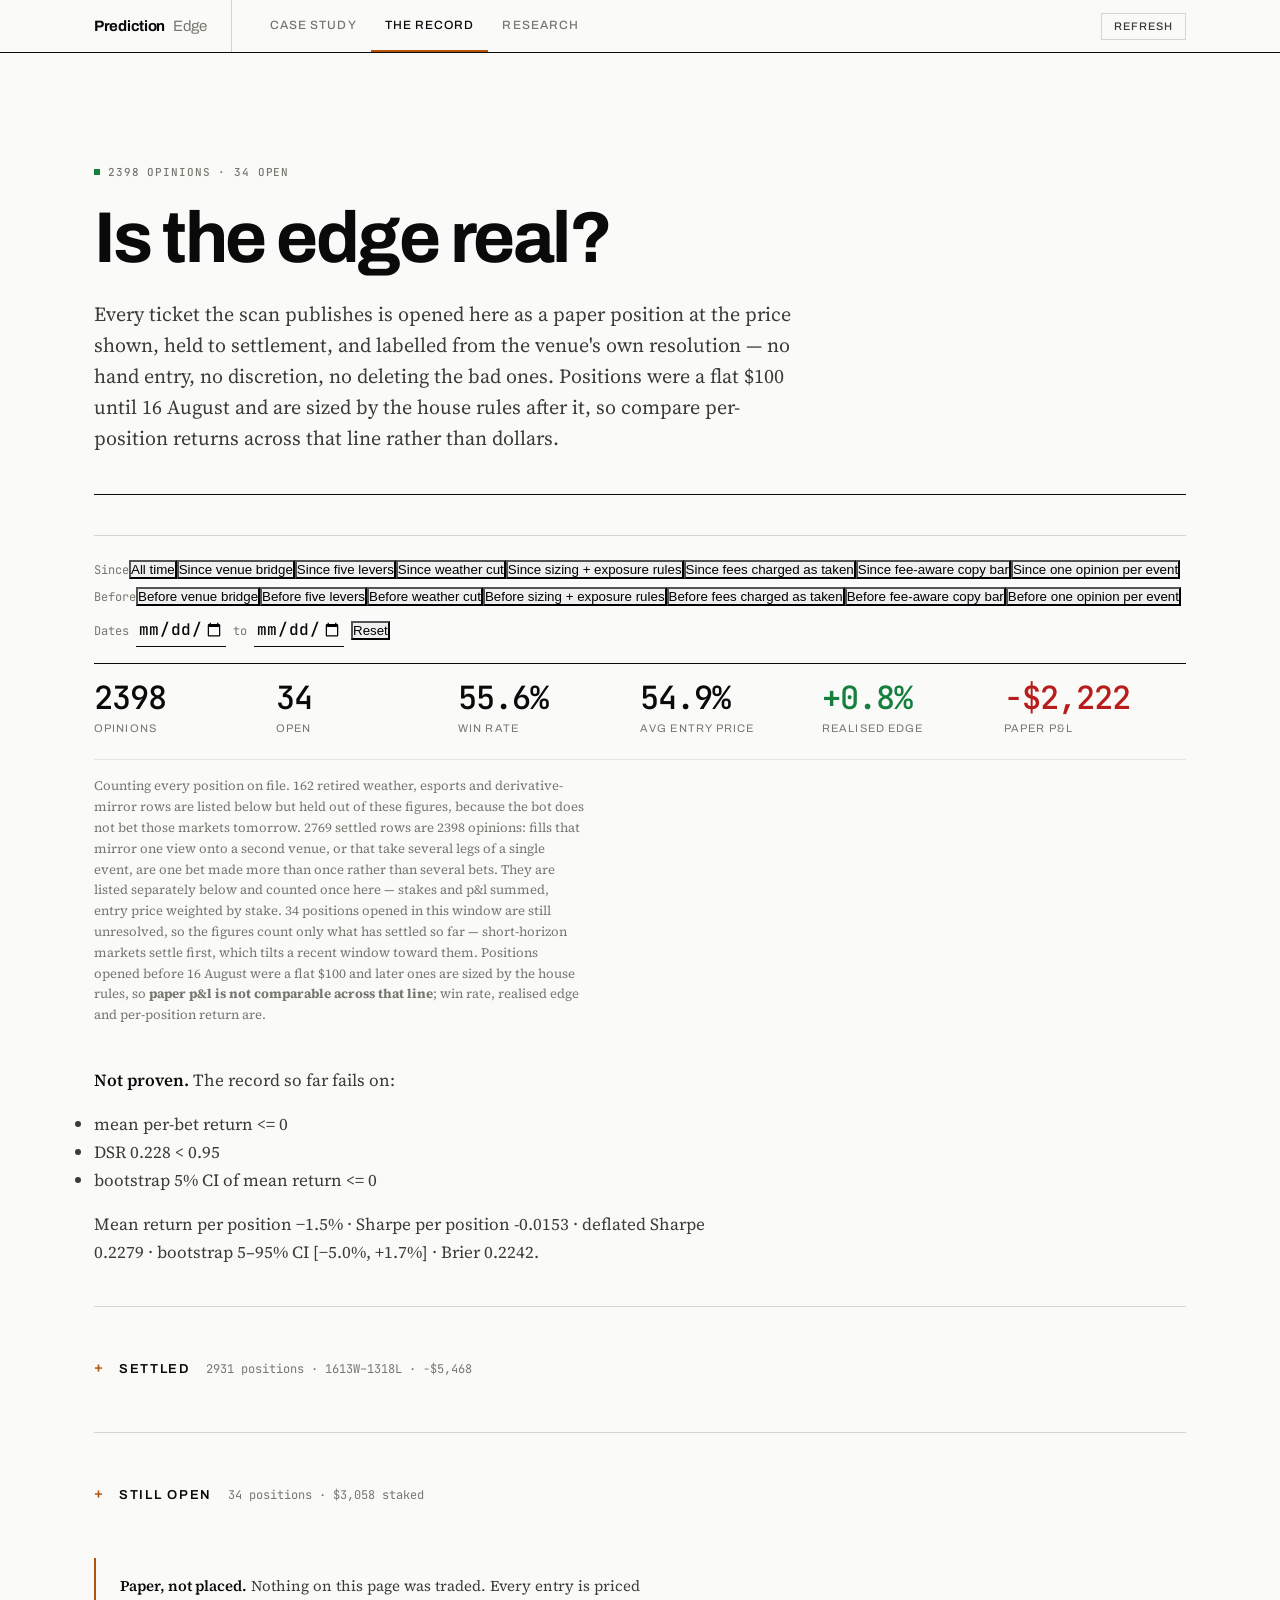
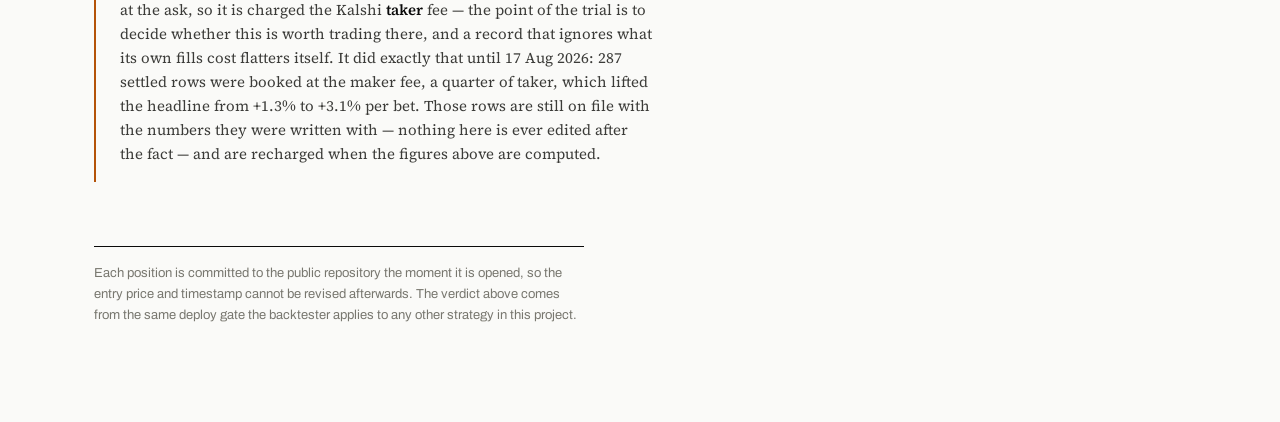
<file: docs/trial.html>
<!doctype html>
<html lang="en">
<head>
<meta charset="utf-8" />
<meta name="viewport" content="width=device-width, initial-scale=1" />
<meta name="description" content="Every published ticket, opened at the price shown, committed to a public repository at open time and never edited afterwards. Scored by the same gate as a live strategy." />
<meta name="author" content="Bruce McGinley" />
<meta property="article:author" content="https://www.linkedin.com/in/bruce-mcginley-714456252/" />
<link rel="canonical" href="https://bpmcginley.github.io/PredictionEdge/trial.html" />
<meta property="og:site_name" content="PredictionEdge" />
<meta property="og:type" content="article" />
<meta property="og:url" content="https://bpmcginley.github.io/PredictionEdge/trial.html" />
<meta property="og:title" content="The record — every paper position, held to settlement" />
<meta property="og:description" content="Every published ticket, opened at the price shown, committed to a public repository at open time and never edited afterwards. Scored by the same gate as a live strategy." />
<meta property="og:image" content="https://bpmcginley.github.io/PredictionEdge/card.png" />
<meta property="og:image:width" content="1200" />
<meta property="og:image:height" content="630" />
<meta property="og:image:alt" content="PredictionEdge — Does copying smart money on prediction markets actually pay? A public, append-only paper trial of a copy-trading strategy, by Bruce McGinley." />
<meta name="twitter:card" content="summary_large_image" />
<meta name="twitter:title" content="The record — every paper position, held to settlement" />
<meta name="twitter:description" content="Every published ticket, opened at the price shown, committed to a public repository at open time and never edited afterwards. Scored by the same gate as a live strategy." />
<title>PredictionEdge — paper trial</title>
<link rel="stylesheet" href="assets/app.css" />
</head>
<body>
<div class="wrap">

  <section class="hero">
    <div class="pill"><span class="dot" id="statusdot"></span><span id="statustext">loading…</span></div>
    <h1>Is the edge real?</h1>
    <p class="lede">
      Every ticket the scan publishes is opened here as a paper position at the price
      shown, held to settlement, and labelled from the venue's own resolution — no hand
      entry, no discretion, no deleting the bad ones. Positions were a flat $100 until
      16 August and are sized by the house rules after it, so compare per-position
      returns across that line rather than dollars.
    </p>
  </section>

  <div class="card">
    <div class="win" id="win"></div>
    <div class="stats" id="stats"></div>
    <div class="winnote" id="winnote"></div>
  </div>

  <div class="card prose" id="verdict"></div>

  <details class="fold">
    <summary><h2>Settled</h2><span class="muted" id="settledsum"></span></summary>
    <div id="settled"></div>
  </details>

  <details class="fold">
    <summary><h2>Still open</h2><span class="muted" id="opensum"></span></summary>
    <div id="open"></div>
  </details>

  <div class="banner">
    <b>Paper, not placed.</b> Nothing on this page was traded. Every entry is priced at
    the ask, so it is charged the Kalshi <b>taker</b> fee — the point of the trial is to
    decide whether this is worth trading there, and a record that ignores what its own
    fills cost flatters itself. It did exactly that until 17 Aug 2026: 287 settled rows
    were booked at the maker fee, a quarter of taker, which lifted the headline from
    +1.3% to +3.1% per bet. Those rows are still on file with the numbers they were
    written with — nothing here is ever edited after the fact — and are recharged when
    the figures above are computed.
  </div>

  <footer>
    Each position is committed to the public repository the moment it is opened, so the
    entry price and timestamp cannot be revised afterwards. The verdict above comes from
    the same deploy gate the backtester applies to any other strategy in this project.
  </footer>
</div>

<script src="assets/app.js"></script>
<script>
mountNav('trial.html');

let TRIAL = null;

const pct  = x => (x == null ? '—' : (x * 100).toFixed(1) + '%');
const spct = x => (x == null ? '—' : (x >= 0 ? '+' : '−') + Math.abs(x * 100).toFixed(1) + '%');
const when = ts => ts ? new Date(ts * 1000).toISOString().slice(0, 10) : '—';

/* When the venue expects to pay this out. event_iso is when the thing actually
   happens; end_iso is the settlement deadline, which Polymarket pads to a
   tournament-wide date - so prefer the event and fall back to the deadline. Rows
   carrying neither return null, and an estimate is never invented for them: the
   whole claim of this page is that nothing on it is hand-entered. */
const resolvesAt = r => {
  for (const iso of [r.event_iso, r.end_iso]) {
    const ms = parseIso(iso);
    if (ms != null) return ms;
  }
  return null;
};
/* Local time, because the reader is the only person this date is for. The year is
   shown only when it is not the current one, so a next-day temperature does not
   carry the same clutter as a market resolving in two years. */
const day = ms => {
  const d = new Date(ms);
  return d.toLocaleDateString(undefined, { month: 'short', day: 'numeric' }) +
    (d.getFullYear() === new Date().getFullYear() ? '' : ' ' + d.getFullYear());
};
const clock = ms => new Date(ms)
  .toLocaleTimeString(undefined, { hour: 'numeric', minute: '2-digit' });

function statb(v, l, cls) {
  return `<div class="stat"><b class="${cls || ''}">${v}</b><span>${l}</span></div>`;
}

function fld(v, l, cls) {
  return `<div class="f"><b class="${cls || ''}">${v}</b><span>${l}</span></div>`;
}

function row(r, settled) {
  let res, deadline;
  if (settled) {
    res = fld(`${r.won ? 'WON' : 'LOST'} ${signed(realOf(r))}`, 'result',
              r.won ? 'pos' : 'neg');
    // An actual settlement date beats an estimate of one, so the cell changes meaning
    // rather than going stale the moment the position closes.
    deadline = fld(when(r.settled_at), 'settled');
  } else {
    // Held-for, not time-left. An open paper position whose deadline has passed is the
    // one thing that can quietly bias this record - unresolved markets skew toward
    // disputes and voids - so it gets named rather than shown as a countdown.
    const held = (Date.now() / 1000 - r.opened_at) / 3600;
    const late = hoursLeft({event_iso: r.end_iso}) < 0;
    res = fld(`held ${fmtDur(held)}`,
              late ? '<span class="warn">awaiting resolution</span>' : 'open', 'muted');
    const at = resolvesAt(r);
    deadline = at == null ? fld('unknown', 'est. resolution', 'muted')
                          : fld(day(at), `est. resolution, ${clock(at)}`);
  }
  return `<div class="ticket">
      <div class="thead"><div><b>${esc(r.outcome)}</b><br />
        <span class="muted">${esc(r.title)}</span></div></div>
      <div class="grid">
        ${fld((r.price * 100).toFixed(0) + 'c', 'entry price')}
        ${fld(money(r.stake), 'paper stake')}
        ${fld(when(r.opened_at), 'opened')}
        ${deadline}
        ${res}
      </div></div>`;
}

/* --- headline window -----------------------------------------------------
   The six headline figures are descriptive arithmetic — a count, three means and a
   sum — so they are recomputed here for whichever slice is selected, straight from
   the published rows. The DEPLOY GATE is deliberately not recomputed: it stays on
   the whole active record that Python scores. Re-running a significance test on
   each of nine hand-picked windows and reporting the one that passes is how a
   record gets mined rather than measured, and the windows exist to compare regimes,
   not to go shopping for a verdict.

   A row belongs to the window containing its `opened_at`, never its settlement: the
   question is which rules chose the bet, and a position opened on Monday and
   resolved on Friday was chosen by Monday's rules. */
let WIN = { key: 'all', from: null, to: null, fromStr: '', toStr: '' };

const changes = () => (TRIAL && TRIAL.stats && TRIAL.stats.changes) || [];
const srcOf = r => (r.source || 'whale').trim().toLowerCase();

/* What the headline holds out, named row by row. Two kinds of retirement exist and only
   one of them is readable off a row: a retired SLEEVE is a `source` value, but a retired
   market CLASS (esports) arrives through the live sleeves and is identified by a
   classifier that lives in Python. `retired_keys` is that classifier's answer, published
   with the stats — so this page holds out exactly the rows Python holds out, instead of
   carrying a second copy of the regex that would be free to disagree with the first.
   The source check stays as the fallback for any trial.json written before those keys. */
const retiredKeys = () =>
  new Set((TRIAL && TRIAL.stats && TRIAL.stats.retired_keys) || []);
const retiredSet = () =>
  new Set((TRIAL && TRIAL.stats && TRIAL.stats.retired_sources) || []);
const retiredNames = () => [...((TRIAL && TRIAL.stats && TRIAL.stats.retired_sources) || []),
                            ...((TRIAL && TRIAL.stats && TRIAL.stats.retired_classes) || [])];
const inWin = ts => (WIN.from == null || ts >= WIN.from) &&
                    (WIN.to == null || ts < WIN.to);

/* Fees, corrected. Entries are priced at the ask — a taker cross — and the trial spent
   its first sample charging the Kalshi MAKER fee, a quarter of that, on 287 of the 376
   settled rows. The rows themselves are never edited: a record whose whole claim is
   "written once, never touched" cannot start touching rows, not even to be right. So
   Python publishes the per-row difference and this page adds it back, exactly as
   `stats` does — the same reason `retired_keys` is published rather than reimplemented.
   Every figure below is therefore on the corrected basis, and `trial.json` still holds
   the numbers each row was committed with, for anyone checking the arithmetic. */
const feeAdj = () => (TRIAL && TRIAL.stats && TRIAL.stats.fee_adjustment) || {};
const realOf = r => (r.realized || 0) + (feeAdj()[r.key] || 0);

/* One row per OPINION, not per fill. Two things put the same view of the same question
   on file more than once: the venue bridge, which mirrors an opinion onto a second
   venue, and the board, which used to take several legs of one event — both sides of a
   binary, two disjoint brackets of one question, a moneyline beside its own spread.
   Counting each fill tells you the record has more evidence than it has — n is what a
   win rate is an average over, and the deploy gate deflates its Sharpe by it. Which rows
   are the same opinion is Python's answer, published as `opinion_of`, for the same
   reason `retired_keys` is: a copy of the rule here would be free to disagree, and that
   is precisely how this page came to show +0.1% per bet while `stats` said −0.8%.

   The arithmetic is here rather than in Python because the collapse has to happen AFTER
   the window and holdout filters — an opinion whose two legs opened either side of a
   date boundary is one row in that window, not a whole one — so there is no fixed set of
   collapsed rows to publish. It matches `papertrial.per_opinion` line for line: stakes
   and P&L summed, `pred` stake-weighted, `won` from the leg carrying the most money,
   groups of one passed through. `_real` is the corrected P&L, already summed, so callers
   read it instead of applying `realOf` a second time. */
const opinionOf = () => (TRIAL && TRIAL.stats && TRIAL.stats.opinion_of) || {};
function collapse(rows) {
  const map = opinionOf(), groups = new Map();
  for (const r of rows) {
    const id = map[r.key] || r.key;
    if (!groups.has(id)) groups.set(id, []);
    groups.get(id).push(r);
  }
  const out = [];
  for (const legs of groups.values()) {
    const stake = legs.reduce((a, l) => a + (l.stake || 0), 0);
    if (legs.length === 1 || stake <= 0) {
      for (const l of legs) out.push({ ...l, _real: realOf(l) });
      continue;
    }
    const lead = legs.reduce((a, l) => ((l.stake || 0) > (a.stake || 0) ? l : a));
    out.push({ ...lead,
               opened_at: Math.min(...legs.map(l => l.opened_at)),
               stake,
               _real: legs.reduce((a, l) => a + realOf(l), 0),
               won: lead.won,
               pred: legs.reduce((a, l) => a + (l.pred || 0) * (l.stake || 0), 0) / stake,
               venues: legs.length });
  }
  return out.sort((a, b) => (a.opened_at || 0) - (b.opened_at || 0));
}

/* Date inputs speak naive local days; the window speaks epoch seconds. `to` is the
   first instant NOT included, so picking "12 Aug to 14 Aug" includes all of the 14th
   rather than stopping at its midnight. */
const isoDay = ts => {
  if (ts == null) return '';
  const d = new Date(ts * 1000);
  return new Date(d.getTime() - d.getTimezoneOffset() * 60000).toISOString().slice(0, 10);
};
const dayStart = str => {
  const p = String(str || '').split('-').map(Number);
  return p.length === 3 && p.every(x => !isNaN(x))
    ? new Date(p[0], p[1] - 1, p[2]).getTime() / 1000 : null;
};

function presets() {
  const out = [{ key: 'all', group: 'since', label: 'All time', from: null, to: null,
                 note: 'Every position the trial has ever recorded.' }];
  for (const c of changes()) {
    out.push({ key: 'since-' + c.key, group: 'since', label: 'Since ' + c.label,
               from: c.at, to: null, change: c });
    out.push({ key: 'before-' + c.key, group: 'before', label: 'Before ' + c.label,
               from: null, to: c.at, change: c });
  }
  return out;
}

function applyPreset(key) {
  const p = presets().find(x => x.key === key);
  if (!p) return;
  // The `to` bound is an instant, so the last INCLUDED day is the one a second before
  // it — otherwise a preset would populate the date box with a day it excludes.
  WIN = { key, from: p.from, to: p.to,
          fromStr: isoDay(p.from), toStr: p.to == null ? '' : isoDay(p.to - 1) };
  render();
}

function onDates() {
  const f = dayStart($('winfrom').value), t = dayStart($('winto').value);
  // Clearing both boxes means "no window", which is the whole record - and the whole
  // record is the one slice the deploy gate is allowed to speak for, so it must land on
  // `all` rather than on a custom window that happens to contain everything.
  if (f == null && t == null) return applyPreset('all');
  WIN = { key: 'custom', from: f, to: t == null ? null : t + 86400,
          fromStr: $('winfrom').value, toStr: $('winto').value };
  render();
}

function mountWindow() {
  const el = $('win');
  if (el.dataset.mounted) return;          // the change list is static; build it once
  const chip = p => {
    const t = p.change
      ? `${day(p.change.at * 1000)} · ${p.change.commit} — ${p.change.note}`
      : p.note;
    return `<button type="button" data-win="${esc(p.key)}" title="${esc(t)}">${esc(p.label)}</button>`;
  };
  const ps = presets();
  el.innerHTML =
    `<div class="row"><span class="lab">Since</span>${
        ps.filter(p => p.group === 'since').map(chip).join('')}</div>` +
    (changes().length ? `<div class="row"><span class="lab">Before</span>${
        ps.filter(p => p.group === 'before').map(chip).join('')}</div>` : '') +
    `<div class="row"><span class="lab">Dates</span>
       <input type="date" id="winfrom" aria-label="first day counted" />
       <span class="muted">to</span>
       <input type="date" id="winto" aria-label="last day counted" />
       <button type="button" data-win="all" data-reset="1">Reset</button></div>`;
  el.addEventListener('click', e => {
    const b = e.target.closest('button[data-win]');
    if (b) applyPreset(b.dataset.win);
  });
  $('winfrom').addEventListener('change', onDates);
  $('winto').addEventListener('change', onDates);
  el.dataset.mounted = '1';
}

/* Exactly the figures the six boxes show, on exactly the rows Python would score:
   collapse to opinions first and drop anything without a positive stake second, which is
   the order `stats` applies them in — `evaluate` sees `per_opinion`'s output, so a leg
   with no stake is still part of its group's total rather than gone before the sum.
   `rows` is the count of underlying fills, kept so the page can say when the two differ
   instead of quietly reporting one under the other's name. */
function describe(rows) {
  const kept = collapse(rows).filter(r => (r.stake || 0) > 0);
  const n = kept.length;
  if (!n) return { n: 0, rows: 0 };
  const avg = a => a.reduce((x, y) => x + y, 0) / a.length;
  const rets = kept.map(r => r._real / r.stake);
  const pred = kept.map(r => Number(r.pred != null ? r.pred : r.price));
  const won = kept.map(r => (r.won ? 1 : 0));
  const m = avg(rets);
  const sd = n > 1
    ? Math.sqrt(rets.reduce((a, x) => a + (x - m) * (x - m), 0) / (n - 1)) : 0;
  return { n, rows: rows.filter(r => (r.stake || 0) > 0).length,
           win_rate: avg(won), avg_predicted: avg(pred), mean_return: m,
           sharpe: sd > 0 ? m / sd : null, wins: won.reduce((a, x) => a + x, 0),
           total_pnl: kept.reduce((a, r) => a + r._real, 0) };
}

function render() {
  stampUpdated();
  const dot = $('statusdot'), txt = $('statustext');

  if (!TRIAL) {
    dot.className = 'dot bad';
    txt.textContent = 'trial.json unavailable';
    return;
  }
  mountWindow();
  // Reset is an action, not a choice, so it never takes the selected styling even
  // though it selects the same window the first chip does.
  for (const b of $('win').querySelectorAll('button[data-win]:not([data-reset])'))
    b.setAttribute('aria-pressed', b.dataset.win === WIN.key);
  if (document.activeElement !== $('winfrom')) $('winfrom').value = WIN.fromStr;
  if (document.activeElement !== $('winto')) $('winto').value = WIN.toStr;

  const s = TRIAL.stats || {}, allOpen = TRIAL.open || [], allDone = TRIAL.settled || [];
  const whole = WIN.key === 'all';
  const retKeys = retiredKeys(), retSrc = retiredSet();
  const isRetired = r => retKeys.has(r.key) || retSrc.has(srcOf(r));
  const scored = rs => rs.filter(r => !isRetired(r) && inWin(r.opened_at));
  // The lists keep every row — a retired one is still part of what happened — but the
  // scored figures hold them out, in every window, exactly as the headline does.
  const done = allDone.filter(r => inWin(r.opened_at));
  const open = allOpen.filter(r => inWin(r.opened_at));
  const d = describe(scored(done));
  const openN = scored(open).length;
  const n = d.n;

  // "Opinions", not "settled", whenever the bridge mirrored one onto two venues in this
  // window: the box counts what the figures beside it are an average over, and calling
  // that a settled-row count would be the same overstatement in words that collapsing
  // just took out of the arithmetic.
  const unit = d.rows !== n ? 'opinions' : 'settled';
  dot.className = n ? 'dot' : 'dot warn';
  txt.textContent = n ? `${n} ${unit} · ${openN} open`
                      : `${openN} open · nothing settled in this window`;

  // Realised edge is win rate minus the price paid: we beat the price exactly when we
  // win more often than it implied. (Python publishes the same thing, negated, as
  // `calibration_gap`.)
  const edge = n ? d.win_rate - d.avg_predicted : null;

  $('stats').innerHTML =
    statb(n, unit) +
    statb(openN, 'open') +
    statb(n ? pct(d.win_rate) : '—', 'win rate') +
    statb(n ? pct(d.avg_predicted) : '—', 'avg entry price') +
    statb(n ? spct(edge) : '—', 'realised edge', edge == null ? '' : (edge > 0 ? 'pos' : 'neg')) +
    statb(n ? signed(d.total_pnl) : '—', 'paper p&l', (d.total_pnl || 0) >= 0 ? 'pos' : 'neg');

  // Everything that would otherwise make these numbers read better than they are:
  // which rows are excluded, which are still unresolved, and where the units change.
  const notes = [];
  const label = (presets().find(p => p.key === WIN.key) || {}).label;
  notes.push(whole ? 'Counting every position on file.'
    : `Counting positions <b>opened</b> ${WIN.from != null ? 'on or after ' + day(WIN.from * 1000) : ''}${
        WIN.from != null && WIN.to != null ? ' and ' : ''}${
        WIN.to != null ? 'before ' + day(WIN.to * 1000) : ''} — the rules that chose
      them, not the day they resolved.`);
  const heldOut = done.length - scored(done).length;
  // Named, not just counted: a reader who sees rows missing from a total is owed WHICH
  // rows, and the list is the whole defence against a holdout that quietly flatters.
  const names = retiredNames();
  const named = names.slice(0, -1).join(', ') +
    (names.length > 1 ? ' and ' : '') + (names[names.length - 1] || '');
  if (heldOut) notes.push(`${heldOut} retired ${named} row${heldOut !== 1 ? 's' : ''}
    ${heldOut !== 1 ? 'are' : 'is'} listed below but held out of these figures, because
    the bot does not bet ${names.length !== 1 ? 'those markets' : 'that sleeve'}
    tomorrow.`);
  if (d.rows !== n) notes.push(`${d.rows} settled rows are ${n} opinions: fills that
    mirror one view onto a second venue, or that take several legs of a single event, are
    one bet made more than once rather than several bets. They are listed separately
    below and counted once here — stakes and p&l summed, entry price weighted by
    stake.`);
  if (openN) notes.push(`${openN} position${openN !== 1 ? 's' : ''} opened in this window
    ${openN !== 1 ? 'are' : 'is'} still unresolved, so the figures count only what has
    settled so far — short-horizon markets settle first, which tilts a recent window
    toward them.`);
  if (WIN.from == null || WIN.from < 1786903251)
    notes.push(`Positions opened before 16 August were a flat $100 and later ones are
      sized by the house rules, so <b>paper p&l is not comparable across that line</b>;
      win rate, realised edge and per-position return are.`);
  $('winnote').innerHTML = notes.join(' ');

  const need = Math.max(0, 30 - (s.n || 0));
  let v;
  if (!whole) {
    // A slice gets described, never adjudicated. Nine windows scored against one record
    // would turn up a passing one by luck long before it turned up an edge.
    v = n
      ? `<p><strong>${esc(label || 'Custom window')}: ${n} settled position${n !== 1 ? 's' : ''}.</strong>
         ${d.wins}W–${n - d.wins}L, mean return ${spct(d.mean_return)} per position${
           d.sharpe == null ? '' : `, Sharpe ${d.sharpe.toFixed(2)} per position`}, paper
         p&amp;l ${signed(d.total_pnl)}.</p>
         <p class="muted">The deploy gate is not re-run on a slice, and this window is
         not a verdict. Scoring a significance test separately on each window of one
         record finds a passing window by chance long before it finds an edge — so the
         gate stays on the whole active record. Switch back to <b>All time</b> for it.</p>`
      : `<p><strong>No settled positions in this window.</strong> Either nothing was
         opened in it, or nothing opened in it has resolved yet.</p>`;
  } else if (!(s.n || 0)) {
    v = `<p><strong>No verdict yet, and that is the honest answer.</strong> Nothing has
         reached settlement, so there is no evidence here in either direction. The gate
         needs 30 settled positions before it will even score the record, and roughly
         750 before a 3-point edge is distinguishable from luck at all.</p>`;
  } else if (!s.deploy) {
    v = `<p><strong>Not proven.</strong> ${need ? `${need} more settled position${need !== 1 ? 's' : ''} before the
         gate will score this at all. ` : ''}The record so far fails on:</p>
         <ul>${(s.reasons || []).map(r => `<li class="prose">${esc(r)}</li>`).join('')}</ul>
         <p class="muted">Mean return per position ${spct(s.mean_return)} · Sharpe per
         position ${s.sharpe_per_bet} · deflated Sharpe ${s.dsr} · bootstrap 5–95% CI
         [${(s.bootstrap_ci || []).map(x => spct(x)).join(', ')}] · Brier ${s.brier}.</p>`;
  } else {
    v = `<p><strong>The gate passes on ${s.n} settled positions.</strong> Mean return
         ${spct(s.mean_return)} per position, deflated Sharpe ${s.dsr}, bootstrap 5%
         bound ${spct((s.bootstrap_ci || [])[0])} above zero. That is evidence, not a
         guarantee — the same gate has been wrong before on smaller samples.</p>`;
  }
  $('verdict').innerHTML = v;

  // The summary line carries the numbers, so the lists earn their default-collapsed
  // state: nothing is hidden that the reader has not already been told.
  const wins = done.filter(r => r.won).length;
  $('settledsum').textContent = done.length
    ? `${done.length} positions · ${wins}W–${done.length - wins}L · ${signed(
        done.reduce((a, r) => a + realOf(r), 0))}`
    : 'nothing yet';
  $('opensum').textContent = open.length
    ? `${open.length} positions · ${money(open.reduce((a, r) => a + (r.stake || 0), 0))} staked`
    : 'none';
  $('settled').innerHTML = done.length
    ? done.slice().sort((a, b) => b.settled_at - a.settled_at).map(r => row(r, true)).join('')
    : '<div class="card empty">Nothing has settled in this window.</div>';
  $('open').innerHTML = open.length
    ? open.slice().sort((a, b) => b.opened_at - a.opened_at).map(r => row(r, false)).join('')
    : '<div class="card empty">No open paper positions in this window.</div>';
}

async function loadTrial() {
  try {
    const r = await fetch('trial.json?t=' + Date.now());
    if (!r.ok) throw new Error('trial.json ' + r.status);
    TRIAL = await r.json();
  } catch (e) {
    TRIAL = null;
  }
  render();
}
loadTrial(); setInterval(loadTrial, 300000);
</script>
</body>
</html>
</file>
<file: docs/assets/app.css>
/* PredictionEdge — Swiss/editorial document styling.
   Rewritten 2026-08-17. The site is a case study about a paper trial, so it is built to
   read like a printed research note: paper ground, ink text, hairline rules, one accent,
   and every figure in a monospace with tabular figures so columns cannot dance.

   RULES THIS SHEET KEEPS, deliberately:
     - border-radius is 0 everywhere. No exceptions.
     - box-shadow is never used. Depth comes from rules and whitespace.
     - No gradients, no glass, no blur, no hover-scale. Hover moves a rule or a colour.
     - Class names are unchanged from the previous sheet, because app.js and three pages
       render them. This is a restyle, not a rename. */

@import url('https://fonts.googleapis.com/css2?family=Archivo:wght@400;500;600;700&family=Source+Serif+4:ital,opsz,wght@0,8..60,400;0,8..60,600;1,8..60,400&family=JetBrains+Mono:wght@400;500;700&display=swap');

:root{
  --paper:#FAFAF8;
  --paper2:#F3F2ED;
  --ink:#0A0A0A;
  --ink2:#3B3B38;
  --ink3:#78776F;
  --rule:#D4D4D0;
  --rule2:#E6E5E0;
  --accent:#B45309;
  --pos:#15803D;
  --neg:#B91C1C;
  --warn:#A16207;

  --sans:'Archivo',-apple-system,BlinkMacSystemFont,'Segoe UI',sans-serif;
  --serif:'Source Serif 4',Georgia,'Times New Roman',serif;
  --mono:'JetBrains Mono',ui-monospace,'SF Mono',Menlo,Consolas,monospace;

  --measure:70ch;
  --s1:4px; --s2:8px; --s3:16px; --s4:24px; --s5:40px; --s6:64px; --s7:96px;
}

*{box-sizing:border-box;margin:0;padding:0;border-radius:0}

html{-webkit-text-size-adjust:100%}

body{
  background:var(--paper);
  color:var(--ink);
  font:400 16px/1.6 var(--sans);
  font-feature-settings:'kern' 1;
  -webkit-font-smoothing:antialiased;
  padding-bottom:var(--s7);
}

/* --- rhythm ---------------------------------------------------------------- */
.wrap{max-width:1140px;margin:0 auto;padding:0 var(--s4)}

section, .card, .cards, .banner, h2, .scroll, .fold, .filters{margin-top:var(--s5)}
.card > * + *{margin-top:var(--s3)}

/* --- masthead -------------------------------------------------------------- */
.topbar{
  border-bottom:1px solid var(--ink);
  background:var(--paper);
  position:sticky; top:0; z-index:50;
}
.topbar .inner{
  max-width:1140px;margin:0 auto;padding:0 var(--s4);
  display:flex;align-items:stretch;gap:var(--s4);min-height:52px;
}
.topbar .logo{
  display:flex;align-items:center;gap:8px;
  font:700 15px/1 var(--sans);letter-spacing:-.02em;
  color:var(--ink);text-decoration:none;padding-right:var(--s4);
  border-right:1px solid var(--rule);
}
.topbar .logo span{font-weight:400;color:var(--ink3)}
.topbar .logo svg{display:none}

.tabs{display:flex;align-items:stretch}
.tabs a{
  display:flex;align-items:center;white-space:nowrap;
  padding:0 14px;
  font:500 12px/1 var(--sans);letter-spacing:.09em;text-transform:uppercase;
  color:var(--ink3);text-decoration:none;
  border-bottom:2px solid transparent;
  transition:color .12s linear,border-color .12s linear;
}
.tabs a svg{display:none}
.tabs a:hover{color:var(--ink)}
.tabs a[aria-current="page"]{color:var(--ink);border-bottom-color:var(--accent)}
.grow{flex:1}

.topbar .muted{display:flex;align-items:center;white-space:nowrap;padding-right:var(--s3);
                font:400 11px/1 var(--mono);color:var(--ink3)}
.topbar button{
  align-self:center;
  font:500 11px/1 var(--sans);letter-spacing:.09em;text-transform:uppercase;
  background:none;border:1px solid var(--rule);color:var(--ink2);
  padding:7px 12px;cursor:pointer;
  transition:border-color .12s linear,color .12s linear;
}
.topbar button:hover{border-color:var(--ink);color:var(--ink)}
.topbar button svg{display:none}

/* --- headline type --------------------------------------------------------- */
h1{
  font:700 clamp(38px,6.4vw,72px)/1.02 var(--sans);
  letter-spacing:-.035em;
  max-width:16ch;
}
h1 br{display:none}

h2{
  font:600 13px/1 var(--sans);
  letter-spacing:.13em;text-transform:uppercase;
  padding-bottom:var(--s2);
  border-bottom:1px solid var(--ink);
}
h3{font:600 19px/1.25 var(--sans);letter-spacing:-.015em}

.lede{
  font:400 20px/1.55 var(--serif);
  color:var(--ink2);
  max-width:var(--measure);
}

.prose p, .prose li{font:400 17px/1.65 var(--serif);color:var(--ink2);max-width:var(--measure)}
.prose p + p{margin-top:var(--s3)}
.prose strong{font-weight:600;color:var(--ink)}
.prose em{font-style:italic}
p a, .prose a, .mkt{
  color:var(--ink);
  text-decoration:none;
  border-bottom:1px solid var(--accent);
  transition:background-color .12s linear;
}
p a:hover, .prose a:hover, .mkt:hover{background:#F5E9DC}

code{font:400 .92em/1 var(--mono);background:var(--paper2);padding:2px 5px;border:1px solid var(--rule2)}

.muted{color:var(--ink3)}
.mono{font-family:var(--mono);font-variant-numeric:tabular-nums}
.num{font-family:var(--mono);font-variant-numeric:tabular-nums;text-align:right;white-space:nowrap}
.pos{color:var(--pos)}
.neg,.bad{color:var(--neg)}
.warn{color:var(--warn)}

/* --- hero ------------------------------------------------------------------ */
.hero{padding-top:var(--s6);border-bottom:1px solid var(--ink);padding-bottom:var(--s5)}
.hero .lede{margin-top:var(--s4)}

/* A dateline, not a badge. */
.pill{
  display:inline-flex;align-items:center;gap:8px;
  font:500 11px/1 var(--mono);letter-spacing:.08em;text-transform:uppercase;
  color:var(--ink3);margin-bottom:var(--s4);
}
.dot{width:6px;height:6px;background:var(--pos);display:inline-block}
.dot.warn{background:var(--warn)}
.dot.bad{background:var(--neg)}

/* --- panels: a rule, not a box --------------------------------------------- */
.card{border-top:1px solid var(--rule);padding-top:var(--s4)}
.card.prose{border-top:none;padding-top:0}

.banner{
  border-left:2px solid var(--accent);
  padding:var(--s3) 0 var(--s3) var(--s4);
  font:400 15px/1.6 var(--serif);color:var(--ink2);max-width:var(--measure);
}
.banner b{font-weight:600;color:var(--ink)}
.alert{border-left-color:var(--neg)}

/* --- figures --------------------------------------------------------------- */
.stats{
  display:grid;grid-template-columns:repeat(auto-fit,minmax(150px,1fr));
  border-top:1px solid var(--ink);
}
.stat{
  padding:var(--s3) var(--s3) var(--s4) 0;
  border-bottom:1px solid var(--rule2);
}
.stat b{
  display:block;
  font:500 clamp(22px,2.6vw,32px)/1.1 var(--mono);
  font-variant-numeric:tabular-nums;letter-spacing:-.03em;
}
.stat span{
  display:block;margin-top:6px;
  font:400 11px/1.3 var(--sans);letter-spacing:.1em;text-transform:uppercase;color:var(--ink3);
}

/* --- tables ---------------------------------------------------------------- */
.scroll{overflow-x:auto}
table{width:100%;border-collapse:collapse;font-size:14px}
th{
  text-align:left;
  font:600 11px/1 var(--sans);letter-spacing:.1em;text-transform:uppercase;color:var(--ink3);
  padding:0 var(--s3) var(--s2) 0;border-bottom:1px solid var(--ink);white-space:nowrap;
}
th.num{text-align:right}
td{
  padding:10px var(--s3) 10px 0;
  border-bottom:1px solid var(--rule2);
  vertical-align:top;
}
tbody tr:hover td{background:var(--paper2)}
td.num, td .num{font-family:var(--mono);font-variant-numeric:tabular-nums}

/* --- tickets (board) -------------------------------------------------------- */
.grid{display:grid;gap:0;border-top:1px solid var(--ink)}
.ticket{
  display:grid;grid-template-columns:auto 1fr auto;gap:var(--s3) var(--s4);
  align-items:start;padding:var(--s4) 0;border-bottom:1px solid var(--rule2);
}
.rank{
  font:500 13px/1 var(--mono);color:var(--ink3);
  padding-top:4px;min-width:2.5ch;
}
.ticket h3{font:600 18px/1.3 var(--sans);letter-spacing:-.015em;max-width:52ch}
.ticket .take{font:400 15px/1.6 var(--serif);color:var(--ink2);margin-top:var(--s2);max-width:var(--measure)}
.side{
  display:inline-block;margin-right:var(--s2);
  font:500 11px/1 var(--mono);letter-spacing:.08em;text-transform:uppercase;
  border:1px solid var(--ink);padding:4px 7px;
}
.conv{font:500 12px/1 var(--mono);color:var(--accent);letter-spacing:.04em}
.bar{height:2px;background:var(--rule);margin-top:6px;width:120px}
.bar>i{display:block;height:100%;background:var(--accent)}
.chip{
  display:inline-block;margin:0 var(--s2) var(--s2) 0;
  font:400 11px/1 var(--mono);color:var(--ink3);
  border:1px solid var(--rule);padding:4px 7px;
}
.acts{display:flex;gap:var(--s2);align-items:center;white-space:nowrap}
.acts a,.acts button{
  font:500 11px/1 var(--sans);letter-spacing:.08em;text-transform:uppercase;
  border:1px solid var(--rule);background:none;color:var(--ink2);
  padding:8px 12px;cursor:pointer;text-decoration:none;
  transition:border-color .12s linear,color .12s linear;
}
.acts a:hover,.acts button:hover{border-color:var(--ink);color:var(--ink)}
.acts .take{border-color:var(--ink);color:var(--ink);font-family:var(--sans)}

/* --- inputs ---------------------------------------------------------------- */
input[type=number],input[type=text],input[type=date],select{
  font:500 16px/1 var(--mono);font-variant-numeric:tabular-nums;
  background:var(--paper);color:var(--ink);
  border:none;border-bottom:1px solid var(--ink);
  padding:6px 2px;width:9ch;
}
input:focus{outline:none;border-bottom-color:var(--accent)}
label{font:400 11px/1.3 var(--sans);letter-spacing:.1em;text-transform:uppercase;color:var(--ink3)}

/* Alerts render empty until something is wrong, so they must collapse rather than leave
   a stray rule on a healthy page. */
.alert{border-left:2px solid var(--neg);padding:var(--s3) 0 var(--s3) var(--s4);
       font:400 15px/1.6 var(--serif);color:var(--ink2);max-width:var(--measure)}
.alert:empty{display:none}
.banner:empty{display:none}

/* --- misc ------------------------------------------------------------------ */
.cards{display:grid;grid-template-columns:repeat(auto-fit,minmax(240px,1fr));gap:0;
       border-top:1px solid var(--ink)}
.tile{
  display:block;padding:var(--s4) var(--s4) var(--s5) 0;
  border-bottom:1px solid var(--rule2);
  color:var(--ink2);text-decoration:none;
  transition:background-color .12s linear;
}
.tile:hover{background:var(--paper2)}
.tile .th{font:600 13px/1 var(--sans);letter-spacing:.1em;text-transform:uppercase;
          color:var(--ink);margin-bottom:var(--s2)}
.tile .th svg{display:none}
.tile span{font:400 15px/1.55 var(--serif)}

.step{display:grid;grid-template-columns:auto 1fr;gap:var(--s4);align-items:start;
      padding:var(--s4) 0;border-bottom:1px solid var(--rule2)}
.step .n{font:500 13px/1 var(--mono);color:var(--accent);padding-top:5px}
.step strong{font-weight:600;color:var(--ink)}
.step > div:last-child{font:400 17px/1.65 var(--serif);color:var(--ink2);max-width:var(--measure)}

.filters{display:flex;flex-wrap:wrap;gap:var(--s2);align-items:center}
.f{
  font:500 11px/1 var(--sans);letter-spacing:.08em;text-transform:uppercase;
  border:1px solid var(--rule);background:none;color:var(--ink3);
  padding:8px 12px;cursor:pointer;
  transition:border-color .12s linear,color .12s linear;
}
.f:hover{border-color:var(--ink);color:var(--ink)}
.f[aria-pressed="true"],.f.on{border-color:var(--ink);color:var(--ink);background:var(--paper2)}

.fold{border-top:1px solid var(--rule)}
.fold > summary{
  list-style:none;cursor:pointer;padding:var(--s3) 0;
  display:flex;align-items:baseline;gap:var(--s3);
}
.fold > summary::-webkit-details-marker{display:none}
.fold > summary::before{content:'+';font:500 15px/1 var(--mono);color:var(--accent)}
.fold[open] > summary::before{content:'–'}
.fold > summary h2{border:none;padding:0}
.fold > summary .muted{font:400 12px/1 var(--mono)}

.win{display:flex;flex-wrap:wrap;gap:var(--s2);align-items:center;
     font:400 12px/1 var(--mono);color:var(--ink3)}
.winnote{font:400 13px/1.6 var(--serif);color:var(--ink3);max-width:var(--measure)}
.empty{padding:var(--s5) 0;color:var(--ink3);font:400 15px/1.5 var(--serif)}
.status{font:400 12px/1 var(--mono);color:var(--ink3)}
.skip,.sr{position:absolute;left:-9999px}
.skip:focus{left:var(--s3);top:var(--s3);position:fixed;background:var(--ink);color:var(--paper);
            padding:10px 14px;z-index:99}

footer{
  margin-top:var(--s6);padding-top:var(--s3);
  border-top:1px solid var(--ink);
  font:400 13px/1.6 var(--sans);color:var(--ink3);max-width:var(--measure);
}

/* --- byline ---------------------------------------------------------------- */
.by{
  display:flex;flex-wrap:wrap;gap:var(--s3) var(--s4);align-items:baseline;
  margin-top:var(--s4);
  font:400 12px/1 var(--mono);color:var(--ink3);
}
.by b{font:600 12px/1 var(--sans);letter-spacing:.09em;text-transform:uppercase;color:var(--ink)}
.by a{color:var(--ink3);text-decoration:none;border-bottom:1px solid var(--rule)}
.by a:hover{color:var(--ink);border-bottom-color:var(--accent)}

/* Two-column editorial split: a heading rail beside its body. */
.split{display:grid;grid-template-columns:minmax(0,1fr);gap:var(--s4)}
@media(min-width:900px){
  .split{grid-template-columns:220px minmax(0,1fr);gap:var(--s5)}
  .split > h2{border-bottom:none;padding-bottom:0;position:sticky;top:76px;align-self:start}
}

:focus-visible{outline:2px solid var(--accent);outline-offset:2px}

/* Anything the skip link or an in-page anchor jumps to has to clear the sticky bar. */
[id]{scroll-margin-top:76px}

@media(max-width:760px){
  body{font-size:15px}
  .topbar .inner{flex-wrap:wrap;gap:0;padding:0 var(--s3)}
  .topbar .logo{border-right:none;padding-right:var(--s3)}
  /* Four labels have to fit one row without a scrollbar, or the last one reads as
     truncated rather than as scrollable. */
  .tabs{order:3;width:100%;border-top:1px solid var(--rule2);
        overflow-x:auto;scrollbar-width:none}
  .tabs::-webkit-scrollbar{display:none}
  .tabs a{padding:10px 0;margin-right:18px;font-size:10.5px;letter-spacing:.07em}
  .tabs a:last-child{margin-right:0}
  .wrap{padding:0 var(--s3)}
  .hero{padding-top:var(--s5)}
  .ticket{grid-template-columns:1fr}
  .rank{display:none}
  [id]{scroll-margin-top:108px}
}

@media(prefers-reduced-motion:reduce){*{transition:none !important}}

@media print{
  .topbar,.acts,.f{display:none}
  body{background:#fff}
}
</file>
